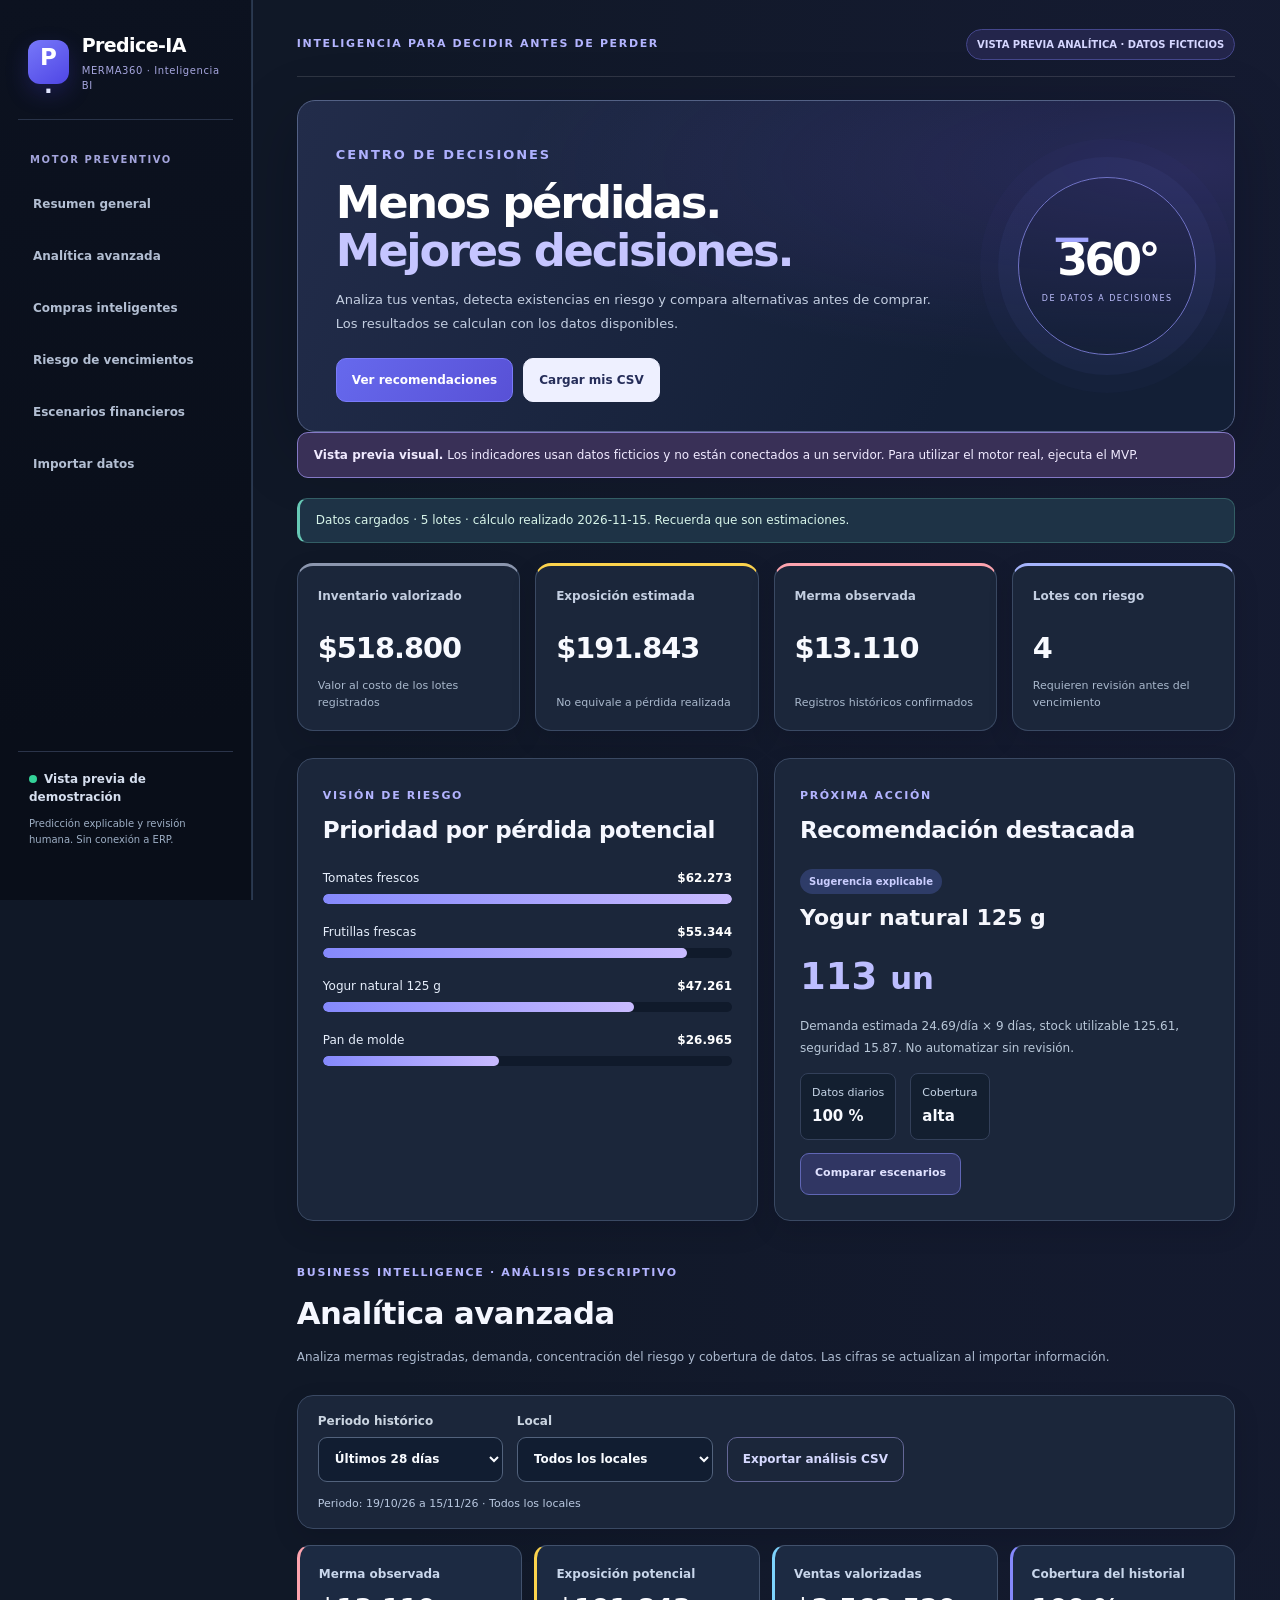
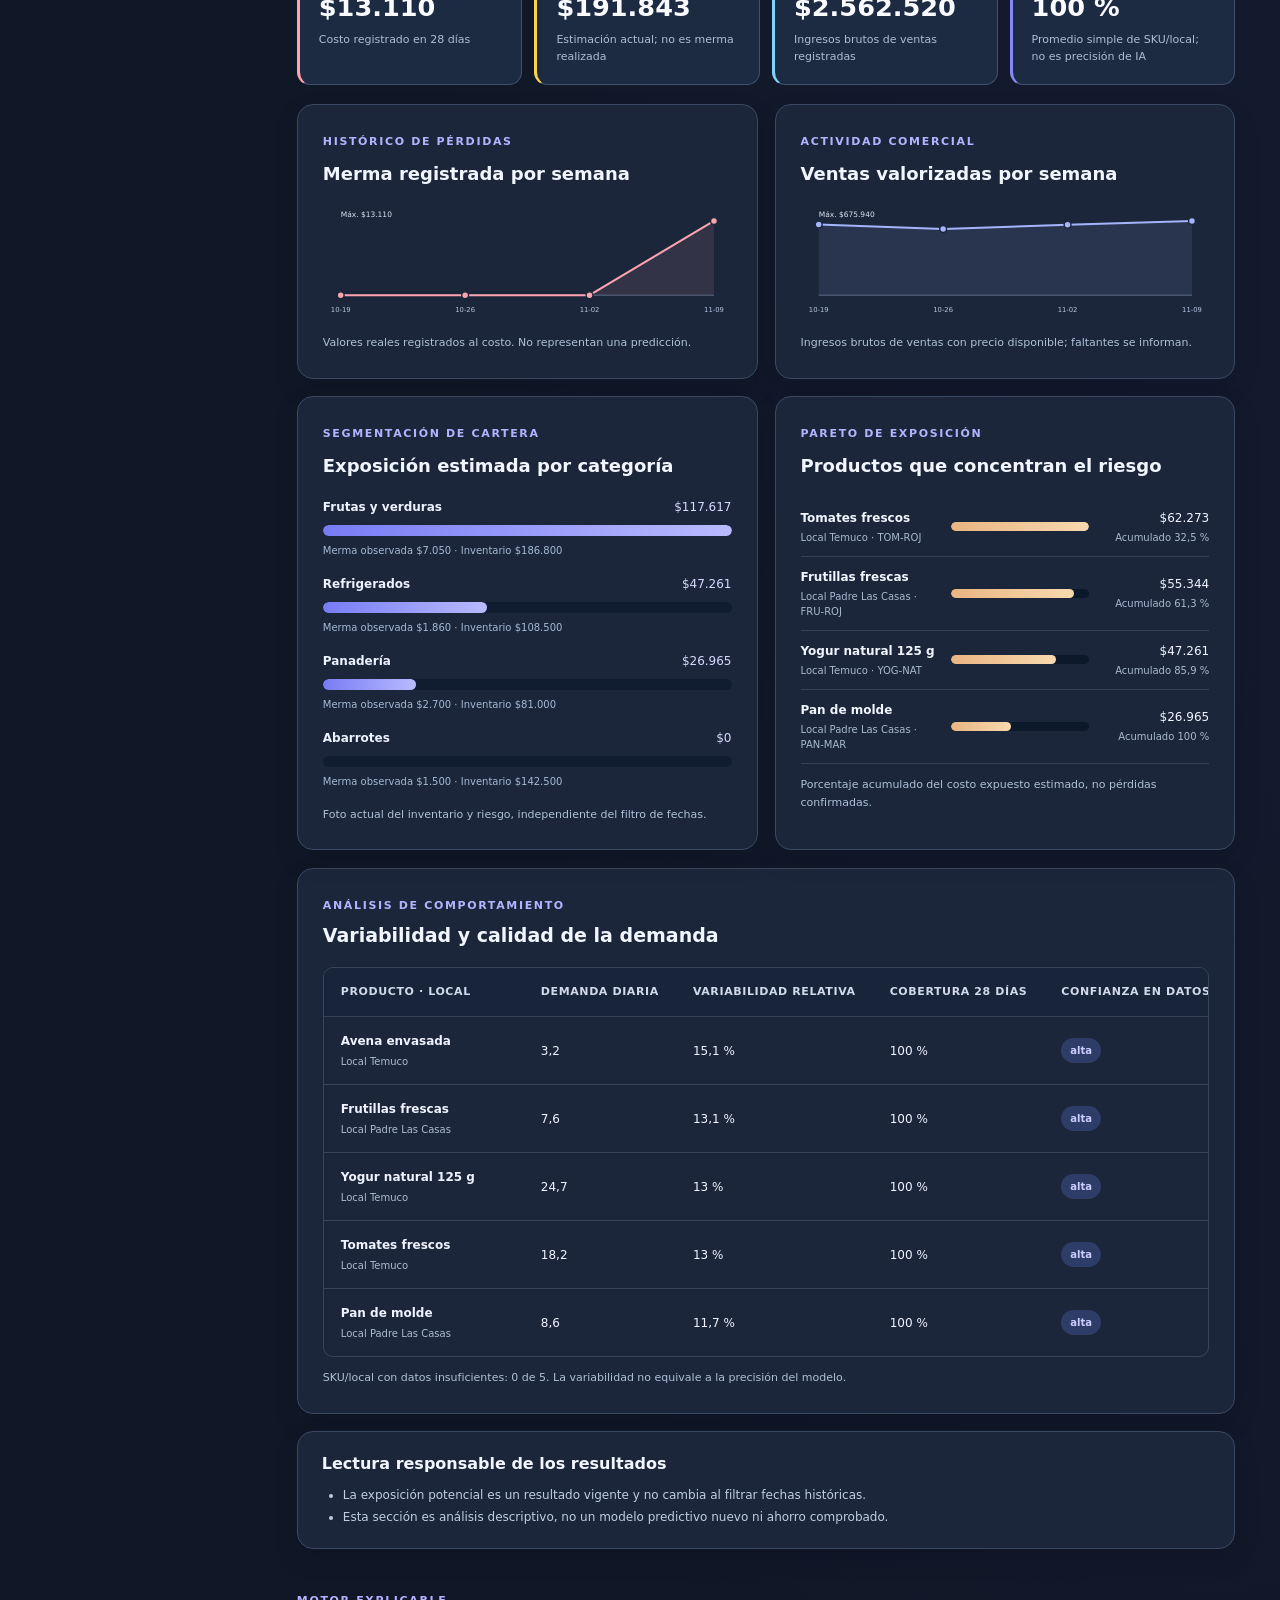
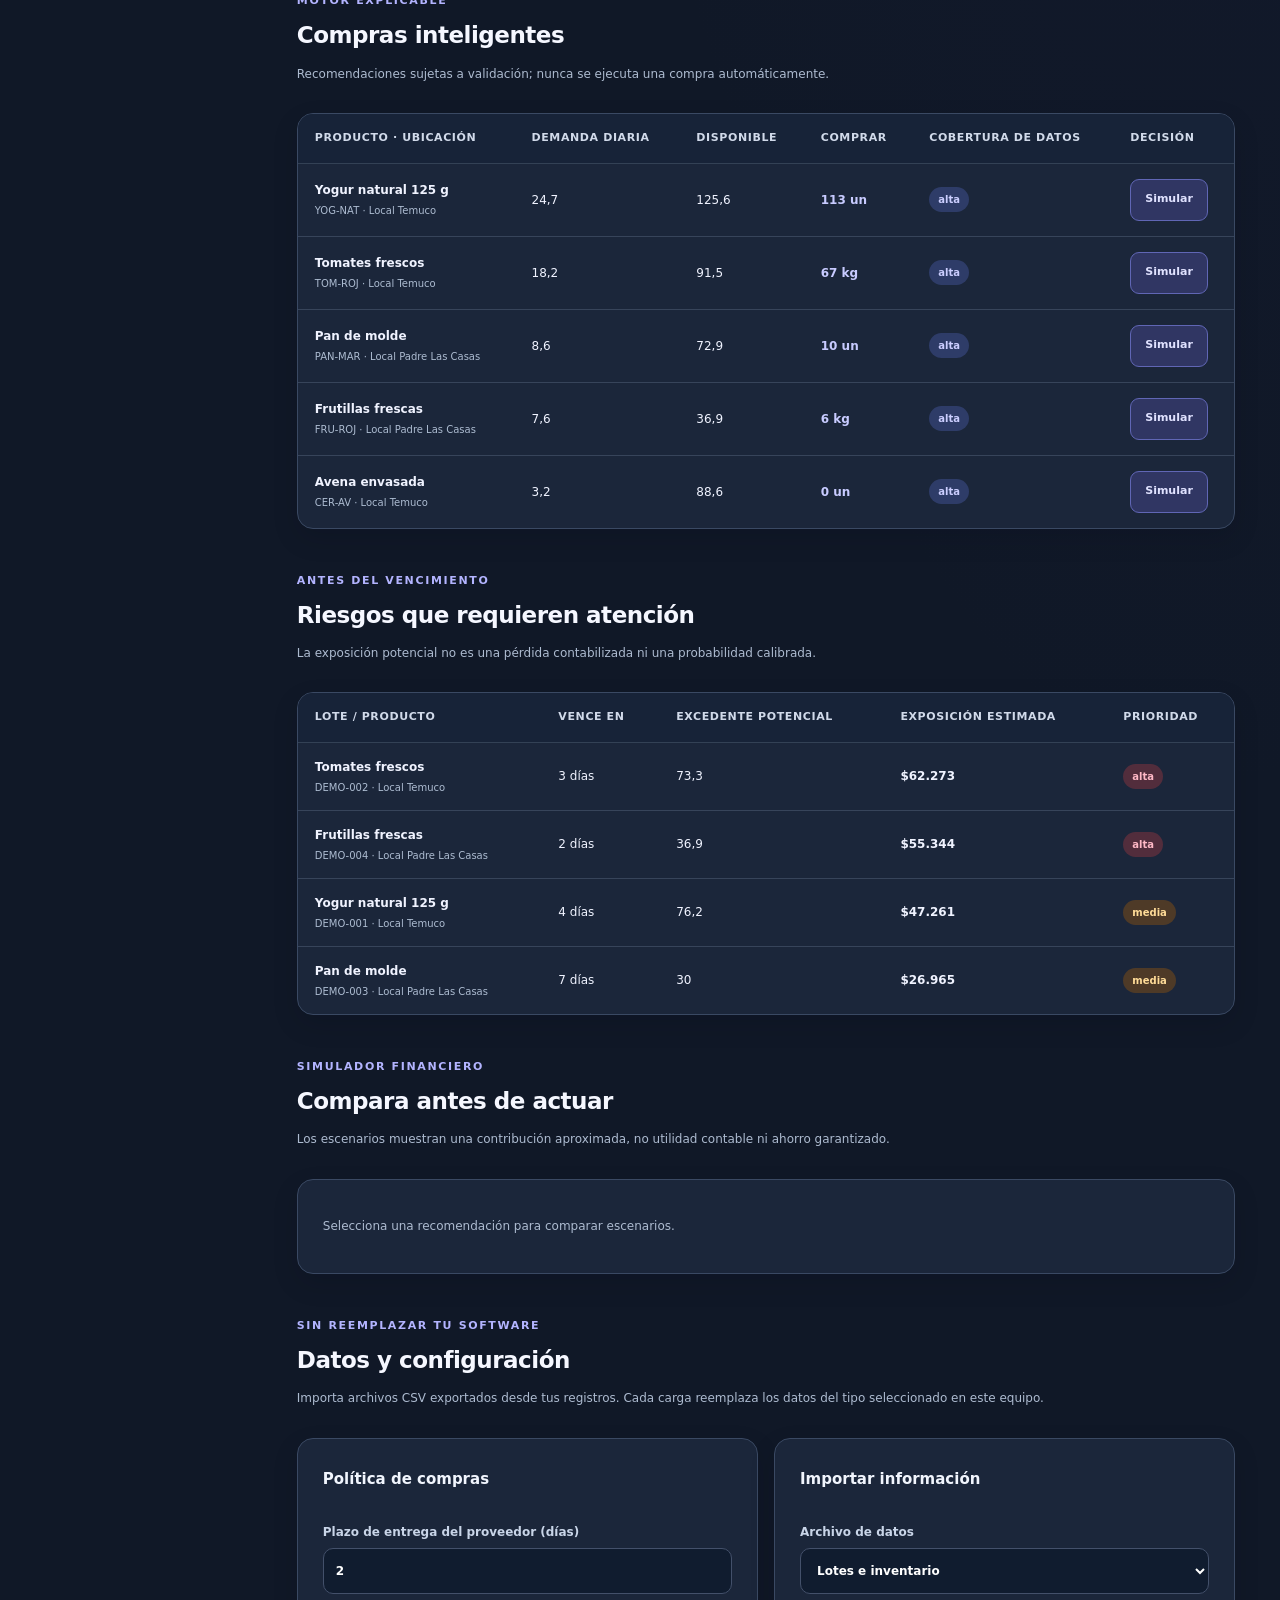
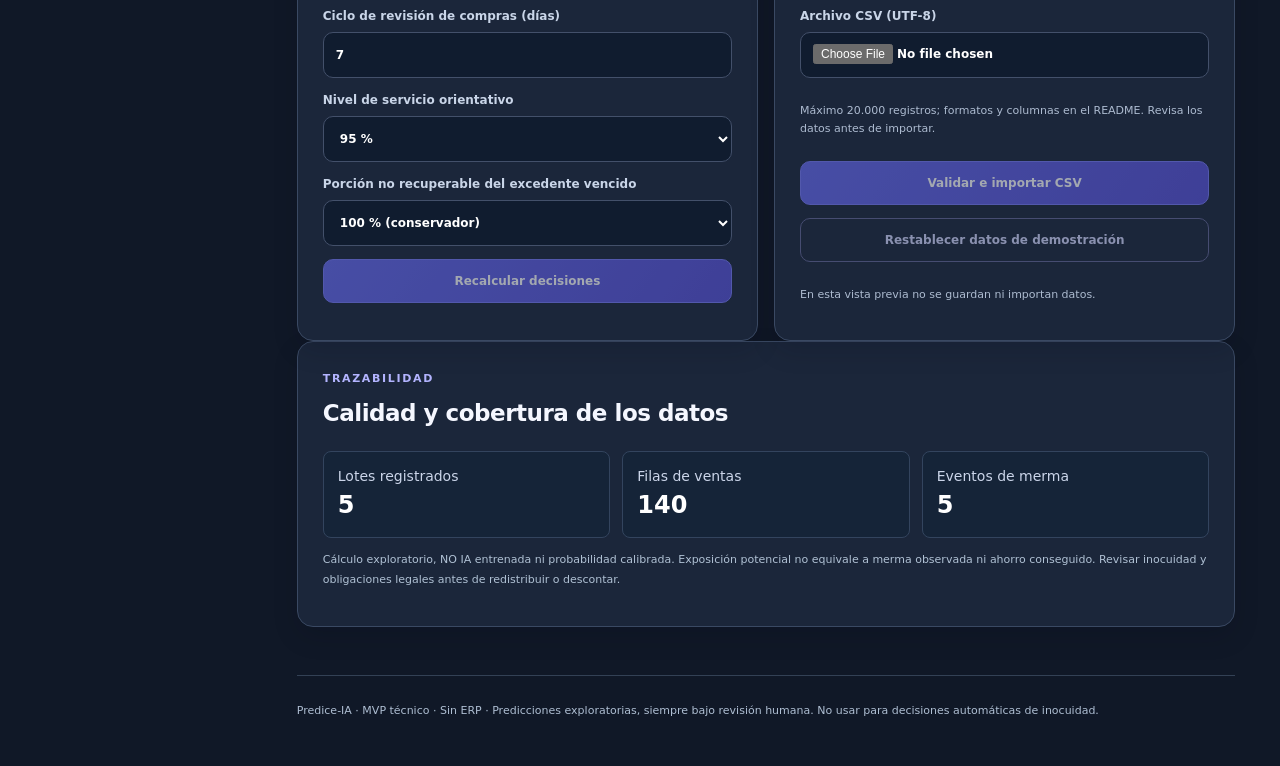
<file: index.html>
<!doctype html>
<html lang="es-CL">
<head>
  <meta charset="utf-8"><meta name="viewport" content="width=device-width,initial-scale=1">
  <meta name="theme-color" content="#101e2b"><meta name="robots" content="noindex,nofollow">
  <title>Predice-IA | Motor de decisiones preventivas</title>
  
<style>:root{--ink:#12283b;--muted:#738392;--navy:#0d1f2f;--teal:#008f82;--light:#f4f7fa;--line:#e1e8ed;--paper:#fff;--shadow:0 10px 40px #1b344010;--amber:#a66c15}*{box-sizing:border-box}html{scroll-behavior:smooth}body{margin:0;color:var(--ink);background:var(--light);font-family:Inter,system-ui,-apple-system,"Segoe UI",sans-serif;font-size:14px}a{color:inherit}button,input,select{font:inherit}button{cursor:pointer}button:disabled{opacity:.6;cursor:wait}.skip{position:absolute;top:-80px;left:20px;background:#fff;padding:12px;z-index:5}.skip:focus{top:20px}.layout{display:flex;min-height:100vh}.sidebar{width:244px;flex-shrink:0;background:var(--navy);color:#d3dfe4;padding:29px 15px 25px;position:sticky;top:0;height:100vh;display:flex;flex-direction:column}.identity{display:flex;gap:11px;align-items:center;padding:0 10px 32px;border-bottom:1px solid #284054}.identity strong{display:block;font-size:18px;letter-spacing:-.6px;color:#fff}.identity small{display:block;font-size:9px;letter-spacing:.1em;color:#8eb4bd;margin-top:3px}.mark{height:41px;width:41px;display:grid;place-items:center;background:#04786f;color:#fff;border-radius:11px;font-weight:800;font-size:23px}.mark span{color:#dcb781}.side-title{font-size:9px;letter-spacing:.16em;color:#6f98ab;font-weight:800;margin:35px 12px 15px}.nav{display:grid;gap:7px}.nav a{text-decoration:none;font-size:12px;border-radius:8px;color:#aec4d1;padding:12px 14px}.nav a:hover,.nav a:focus-visible{background:#254155;color:#fff}.sidebar-bottom{margin-top:auto;padding:18px 11px;border-top:1px solid #284054;font-size:11px;font-weight:700}.sidebar-bottom p{font-weight:400;font-size:10px;line-height:1.6;color:#91aab8}.dot{display:inline-block;width:8px;height:8px;border-radius:50%;background:#30d7ab;margin-right:7px}.main{min-width:0;flex:1;padding:23px clamp(18px,4vw,65px) 35px;max-width:1800px;margin:0 auto}.topbar{display:flex;justify-content:space-between;align-items:center;margin-bottom:22px;gap:10px}.overline,.eyebrow{color:#00897f;font-size:10px;letter-spacing:.15em;font-weight:800}.environment{font-size:10px;background:#eaf5f2;border:1px solid #d2eee7;color:#247b70;border-radius:20px;padding:7px 10px;font-weight:700}.hero{background:linear-gradient(114deg,#142c3e,#0a2733 67%,#074f51);color:#fff;border-radius:17px;min-height:260px;padding:33px 37px;display:flex;align-items:center;justify-content:space-between;gap:30px;overflow:hidden}.hero h1{font-size:clamp(32px,3.9vw,56px);letter-spacing:-.05em;line-height:1.07;margin:10px 0}.hero h1 em{font-style:normal;color:#69e4c8}.hero p{font-size:13px;line-height:1.75;color:#c5d5dc;max-width:620px}.hero .eyebrow{color:#75d9c6}.hero-actions{display:flex;gap:10px;flex-wrap:wrap;margin-top:23px}.btn{border:1px solid #d6e2e7;border-radius:9px;padding:11px 15px;background:#fff;color:#294255;font-weight:700;font-size:12px}.btn.primary{color:white;background:#078f82;border-color:#078f82}.btn.primary:hover{background:#02776d}.btn.outline{background:transparent}.btn.light{background:#f2f7f8;color:#163245;border-color:#f2f7f8;text-decoration:none}.hero-actions a{text-decoration:none}.hero-emblem{width:196px;height:196px;border:1px solid #5d9c9b;border-radius:50%;flex-shrink:0;display:grid;place-content:center;text-align:center;position:relative;box-shadow:0 0 0 20px #ffffff0a,0 0 0 38px #ffffff06}.hero-emblem span{position:absolute;left:31px;top:21px;font-size:52px;color:#65e5c2}.hero-emblem b{font-size:50px;letter-spacing:-.08em}.hero-emblem small{font-size:8px;letter-spacing:.18em;color:#8ed9cb}.alert{background:#eaf7f3;border:1px solid #cceae1;color:#1f6e64;border-radius:10px;padding:12px 16px;margin:20px 0;font-size:12px;line-height:1.6}.alert.error{background:#fff3f0;border-color:#f3d4ce;color:#9b3630}.metrics{display:grid;grid-template-columns:repeat(4,minmax(0,1fr));gap:14px;margin:20px 0 27px}.metric,.panel{background:#fff;border:1px solid var(--line);border-radius:12px;box-shadow:var(--shadow)}.metric{padding:19px 20px}.metric .name{font-size:11px;color:var(--muted);font-weight:700}.metric .value{font-size:clamp(22px,2.5vw,31px);font-weight:800;letter-spacing:-1px;margin:8px 0}.metric .note{color:#8b99a4;font-size:10px;line-height:1.5}.two-panels{display:grid;grid-template-columns:repeat(2,minmax(0,1fr));gap:16px}.panel{min-width:0;padding:22px}.section-header{display:flex;justify-content:space-between;align-items:center;gap:16px;margin-bottom:17px}.section-header h2{font-size:21px;letter-spacing:-.5px;margin:8px 0 4px}.section-header p,.muted{font-size:12px;color:var(--muted);line-height:1.6}.panel h3{font-size:15px;margin:4px 0 20px}.section-space{margin-top:40px;scroll-margin-top:24px}.table-container{overflow-x:auto;padding:0}table{width:100%;border-collapse:collapse;text-align:left;white-space:nowrap}th{padding:17px 19px;background:#f8fafb;color:#82909c;font-size:10px;text-transform:uppercase;letter-spacing:.055em}td{padding:16px 19px;border-top:1px solid var(--line);font-size:12px;vertical-align:middle}td:first-child{white-space:normal;min-width:200px}td strong{display:block;font-size:12px}td small{display:block;color:var(--muted);margin-top:4px}.pill{display:inline-block;font-size:10px;padding:5px 9px;border-radius:20px;background:#e9f5ef;color:#247b62;font-weight:700}.pill.low{background:#fdf3e1;color:#906114}.pill.urgent{background:#fff0ec;color:#a74336}.pill.suggest{background:#e5f6f1;color:#11766b}.pill.pending{background:#fff4dc;color:#895f17}.table-action{border:1px solid #b2d9d3;background:#f0faf7;color:#06796f;border-radius:8px;padding:9px 10px;font-weight:700;font-size:11px}.table-action:hover{background:#d9f3ea}.bars{display:grid;gap:15px}.bar-item{display:grid;gap:7px}.bar-label{display:flex;justify-content:space-between;gap:10px;font-size:11px}.bar-track{height:10px;background:#ebf2f2;border-radius:10px;overflow:hidden}.bar-fill{height:100%;border-radius:10px;background:linear-gradient(90deg,#0b998d,#66d5a8)}.featured h3{font-size:22px;margin:7px 0 15px}.featured .big{font-size:37px;font-weight:800;color:#0b847a}.featured p{font-size:12px;line-height:1.8;color:#60727f}.featured .facts{display:flex;gap:14px;flex-wrap:wrap;margin:13px 0}.featured .facts div{padding:11px;background:#f5f9f8;border-radius:8px;font-size:11px}.featured .facts b{display:block;font-size:15px;margin-top:4px}.scenario-cards{display:grid;grid-template-columns:repeat(3,minmax(0,1fr));gap:12px}.scenario{border:1px solid var(--line);background:#fbfdfd;border-radius:11px;padding:17px}.scenario b{display:block;font-size:24px;margin:8px 0}.scenario p{font-size:11px;line-height:1.7;color:var(--muted)}.scenario small{display:block;margin-top:7px;color:var(--muted)}.scenario.positive{border-color:#a5d9cd;background:#f1faf7}.form{display:flex;flex-direction:column;gap:13px}.form label{display:flex;flex-direction:column;gap:7px;font-size:12px;font-weight:700;color:#536475}.form input,.form select{border:1px solid #dce6ed;border-radius:8px;padding:11px 12px;width:100%;background:white;color:var(--ink)}.form input:focus,.form select:focus,.btn:focus-visible,.nav a:focus-visible{outline:2px solid #087c72;outline-offset:2px}.small{font-size:11px}.quality-grid{display:grid;grid-template-columns:repeat(3,minmax(0,1fr));gap:12px}.quality-grid>div{background:#f5f9fa;padding:14px;border-radius:8px}.quality-grid strong{font-size:24px;display:block}.quality-note{font-size:11px;color:var(--muted);line-height:1.8;margin-top:12px}footer{margin:48px 0 0;padding:25px 0 0;border-top:1px solid var(--line);font-size:11px;color:#8f9eaa;line-height:1.8}code{background:#edf3f6;padding:2px 4px;border-radius:3px} @media(max-width:1150px){.sidebar{width:210px}.metrics{grid-template-columns:repeat(2,minmax(0,1fr))}.hero-emblem{width:155px;height:155px}.scenario-cards{grid-template-columns:1fr}}@media(max-width:800px){.layout{display:block}.sidebar{position:relative;width:100%;height:auto;padding:13px 16px}.identity{border:0;padding:0}.side-title,.sidebar-bottom{display:none}.nav{display:flex;gap:6px;overflow-x:auto;padding-top:13px}.nav a{white-space:nowrap;padding:10px 13px}.main{padding:18px 16px}.two-panels{grid-template-columns:1fr}.hero{padding:25px}.hero-emblem{display:none}.quality-grid{grid-template-columns:1fr 1fr}}@media(max-width:450px){.metrics{grid-template-columns:1fr 1fr;gap:9px}.metric{padding:14px}.metric .value{font-size:21px}.environment{display:none}.hero h1{font-size:35px}.panel{padding:17px}.table-container{padding:0}.quality-grid{grid-template-columns:1fr}}

/* Visual preview of the merged dark UI theme; illustrative copy of the current appearance. */
:root{color-scheme:dark;--ink:#f1f5fd;--muted:#adbbd0;--navy:#090d16;--teal:#a5a7ff;--light:#0f172a;--line:#334155;--paper:#1b263a;--shadow:0 10px 30px rgba(1,7,21,.2);--amber:#f8c36c}
body{background:radial-gradient(ellipse at 95% 5%,#29265b33,transparent 50%),#101827;color:var(--ink);line-height:1.5}
.sidebar{background:linear-gradient(175deg,#0c1220,#090e19 80%);color:#e1e9fb;border-right:1px solid #263449;box-shadow:1px 0 0 #2b3951;width:252px;padding:31px 18px 24px}
.identity{border-bottom:1px solid #293349;padding-bottom:26px;gap:13px}
.identity strong{color:white;font-size:19px}.identity small{color:#a6a6de;font-size:10px;letter-spacing:.06em}
.mark{height:44px;width:44px;border-radius:12px;background:linear-gradient(145deg,#7778f9,#4f46e5);box-shadow:0 9px 22px #4338ca44;color:white}
.mark span{color:#e1e5ff}.side-title{color:#a3a4db;margin-top:32px;font-size:10px}
.nav{gap:6px}.nav a{min-height:46px;display:flex;align-items:center;color:#b2bed2;font-size:12px;font-weight:650;border:1px solid transparent;line-height:1.35}
.nav a:hover,.nav a:focus-visible,.nav a[aria-current="location"]{background:#6366f12a;color:#f3f2ff;border-color:#696ec15c}
.sidebar-bottom{color:#d5deee;border-top-color:#2b344a;font-size:12px}.sidebar-bottom p{color:#9eafc5}
.dot{background:#34d399}.main{max-width:1570px;padding:29px clamp(20px,3.5vw,58px) 45px}
.topbar{padding-bottom:16px;border-bottom:1px solid #ffffff20;margin-bottom:23px}
.overline,.eyebrow{color:#b3b4ff;font-size:11px}.environment{background:#23254b;color:#d5d6ff;border:1px solid #44468b;border-radius:24px;white-space:nowrap}
.hero{min-height:235px;background:radial-gradient(ellipse at 95% 20%,#8b5cf62e,transparent 54%),linear-gradient(115deg,#222c4a,#131f36 72%);border:1px solid #536185;border-radius:18px;padding:29px 38px;box-shadow:0 20px 65px #02061744}
.hero h1{color:#fff;font-size:clamp(34px,3.5vw,52px)}.hero h1 em{color:#c5c5ff}.hero p{color:#c3cee1;font-size:13px;line-height:1.8}.hero .eyebrow{color:#afb1ff}
.hero-emblem{border-color:#7073c6;width:178px;height:178px;box-shadow:0 0 0 20px #7779e70e,0 0 0 38px #7779e707}.hero-emblem b{font-size:44px}.hero-emblem span{color:#a1a5ff}.hero-emblem small{color:#bec0ff}
.btn{background:#303c53;border-color:#525d78;color:#e9eeff;min-height:44px;border-radius:10px;display:inline-flex;align-items:center;justify-content:center}
.btn.primary{background:linear-gradient(125deg,#6669ed,#5851d6);border-color:#797bf9;color:white}.btn.light{color:#252d59;background:#eef0ff;border-color:#eef0ff}.btn.outline{background:transparent;border-color:#646796;color:#d6d9ff}
.alert{background:#1e3346;border:1px solid #335e65;border-left:3px solid #67c9b6;color:#d7f4e9;border-radius:10px;line-height:1.6}.alert.error{background:#442634;border-color:#7c394d;color:#ffd1db}
.metrics{gap:15px}.metric,.panel{background:#1b263a;border:1px solid #3a4963;border-radius:16px;box-shadow:0 10px 26px #01071522}
.metric{padding:21px 20px 19px;min-height:154px;border-top:3px solid #8b96ae;display:flex;flex-direction:column}
.metric:nth-child(2){border-top-color:#fcd34d}.metric:nth-child(3){border-top-color:#fda4af}.metric:nth-child(4){border-top-color:#a5b4fc}
.metric .name{color:#c3cee1;font-size:12px;min-height:32px}.metric .value{color:#f8faff;font-variant-numeric:tabular-nums;font-size:clamp(23px,2.25vw,32px);overflow-wrap:anywhere}.metric .note{color:#a9b8cc;margin-top:auto;font-size:11px}
.panel{padding:25px}.section-header h2{color:#f5f7ff;font-size:clamp(19px,1.8vw,24px)}.section-header p,.muted{color:#adbbd0}
.bars{gap:19px}.bar-label{color:#e6eefb;font-size:12px}.bar-label b{color:white}.bar-track{background:#101a2b}.bar-fill{background:linear-gradient(90deg,#8589fc,#c9bbff)}
.featured h3{color:#f6f7fd}.featured p{color:#b8c7d8}.featured .big{color:#bdbeff}.featured .facts div{background:#131f30;color:#c6d5e7;border:1px solid #33405a}.featured .facts b{color:#f8faff}
.table-container{padding:0;overflow-x:auto;scrollbar-width:thin}.table-container table{min-width:820px}th{background:#172338;color:#d1daea;border-bottom:1px solid #334155;font-size:11px;padding:16px 17px}
td{border-top-color:#37445a;color:#f0f3ff;padding:15px 17px}td small{color:#adbcd1}td:nth-child(4) strong{color:#c8cbff}tbody tr:hover{background:#ffffff07}
.table-action{background:#303663;border:1px solid #6066b5;color:#e0e2ff;min-height:42px;padding:10px 14px;border-radius:9px}
.pill{background:#28443f;color:#b8f5d6}.pill.low{background:#4e3a27;color:#ffdc98}.pill.urgent{background:#522d3c;color:#ffb8c6}.pill.suggest{background:#2e3c68;color:#cbceff}.pill.pending{background:#4d402b;color:#ffe1a1}
.scenario{background:#172236;border-color:#3e4a62;padding:21px}.scenario b{color:#f4f5ff}.scenario p,.scenario small{color:#b5c2d7}.scenario.positive{border:2px solid #8b8eff;background:#272c50}
.form label{color:#c9d5e8}.form input,.form select{background:#101c2f;color:white;border-color:#43506a;min-height:46px;border-radius:10px}
.quality-grid>div{background:#152438;color:#cbd5e9;border:1px solid #33445e}.quality-grid strong{color:white}.quality-note{color:#b0c1d4}footer{border-color:#334155;color:#aebed2}code{background:#142138;color:#cfd4ff}
.preview-notice{background:#393057;border:1px solid #8479c6;border-radius:11px;padding:13px 16px;margin-bottom:12px;color:#f0eaff;font-size:12px}
:where(a,button,input,select):focus-visible{outline:3px solid #c7d2fe;outline-offset:3px}
@media(max-width:1150px){.sidebar{width:224px}.metric{padding:19px}.hero{padding:25px}.hero-emblem{display:none}}
@media(max-width:800px){.sidebar{position:sticky;top:0;z-index:20;width:100%;height:auto;padding:11px 16px 10px;border-right:0;border-bottom:1px solid #3a4564}.identity{padding:0;border:0}.nav{display:flex;overflow-x:auto;gap:5px;padding:9px 0 2px}.nav a{white-space:nowrap;min-height:37px;padding:9px 12px;flex-shrink:0}.main{padding:19px 16px 36px}.two-panels{grid-template-columns:1fr}.hero{padding:24px}.hero-emblem{display:none}.table-container:before{content:"Desliza la tabla horizontalmente para ver todas las columnas →";display:block;padding:10px 14px;border-bottom:1px solid #35455e;font-size:11px;color:#c6d2e7;background:#27344b}.section-space,#panel{scroll-margin-top:115px}}
@media(max-width:520px){.environment{display:inline-flex;font-size:9px;white-space:normal}.hero h1{font-size:34px}.hero-actions{display:grid;grid-template-columns:1fr}.hero-actions .btn{width:100%}.metrics{grid-template-columns:1fr;gap:11px}.metric{min-height:0;padding:16px 18px}.metric .name{min-height:0}.metric .value{font-size:27px}.panel{padding:19px}.table-container{padding:0}.scenario-cards{grid-template-columns:1fr}.quality-grid{grid-template-columns:1fr}}
@media(prefers-reduced-motion:reduce){html{scroll-behavior:auto}}

/* Analítica avanzada: módulo visual con semántica responsive y gráficos accesibles. */
.analytics-section { scroll-margin-top: 24px; }
.analytics-heading { margin-bottom: 16px; }
.analytics-heading h2 { font-size: clamp(24px,2.4vw,31px); }
.analytics-toolbar {
  display: flex; flex-wrap: wrap; align-items: end;
  gap: 14px; padding: 16px 20px; margin-bottom: 16px;
}
.analytics-toolbar label { display: grid; gap: 7px; font-size: 12px; color: #cbd5e1; font-weight: 700; min-width: 185px; }
.analytics-toolbar select { width: 100%; background: #111d31; color: #f8fbff; border: 1px solid #52627c; border-radius: 9px; height: 45px; padding: 9px 12px; }
.analytics-toolbar .btn { min-height: 45px; }
.analytics-scope { color: #b9c8e0; font-size: 11px; flex: 1 1 100%; }
.analytics-error { color: #fda4af; font-size: 12px; margin: 4px 0; }
.analytics-error:empty { display: none; }
.analytics-kpis { display: grid; grid-template-columns: repeat(4,minmax(0,1fr)); gap: 12px; margin: 16px 0 19px; }
.analytics-kpi { background: #1c2a42; border: 1px solid #41516c; border-radius: 13px; padding: 19px; display: flex; flex-direction: column; gap: 9px; min-width: 0; border-left: 3px solid #8589fc; }
.analytics-kpi:nth-child(1) { border-left-color: #fda4af; }
.analytics-kpi:nth-child(2) { border-left-color: #fcd34d; }
.analytics-kpi:nth-child(3) { border-left-color: #7dd3fc; }
.analytics-kpi>span { color: #c8d6eb; font-size: 12px; font-weight: 700; }
.analytics-kpi strong { color: #fafbff; font-size: clamp(21px,2vw,27px); line-height: 1.2; font-variant-numeric: tabular-nums; overflow-wrap: anywhere; }
.analytics-kpi small { color: #aebed5; font-size: 11px; line-height: 1.5; }
.analytics-grid { display: grid; grid-template-columns: repeat(2,minmax(0,1fr)); gap: 17px; }
.analytics-panel { min-width: 0; }
.analytics-panel h3 { font-size: 18px; margin: 9px 0 19px; }
.analytics-chart { width: 100%; height: auto; max-height: 195px; display: block; }
.analytics-footnote { color: #afc1d8; font-size: 11px; line-height: 1.7; margin: 12px 0 0; }
.analytics-category { margin: 0 0 17px; }
.analytics-category-header { display: flex; gap: 12px; align-items: start; justify-content: space-between; font-size: 12px; margin-bottom: 9px; }
.analytics-category-header strong { color: #edf2ff; font-size: 12px; }
.analytics-category-header span { color: #d7d9ff; font-variant-numeric: tabular-nums; white-space: nowrap; }
.analytics-track { background: #101d31; height: 11px; border-radius: 8px; overflow: hidden; }
.analytics-track>div { height: 100%; border-radius: 8px; background: linear-gradient(90deg,#787cf4,#b9bafe); }
.analytics-category small { display: block; margin-top: 7px; font-size: 10px; color: #a5bad4; line-height: 1.5; }
.analytics-pareto-row { display: grid; grid-template-columns: minmax(100px,1fr) minmax(80px,1fr) minmax(108px,auto); gap: 12px; padding: 11px 0; border-bottom: 1px solid #33425b; align-items: center; }
.analytics-pareto-row>div:first-child { min-width: 0; }
.analytics-pareto-row strong { font-size: 12px; display: block; overflow-wrap: anywhere; }
.analytics-pareto-row small { display: block; color: #a9bad0; font-size: 10px; margin-top: 3px; }
.analytics-pareto-bar { height: 9px; border-radius: 6px; background: #0b192b; overflow: hidden; }
.analytics-pareto-bar i { display: block; background: linear-gradient(90deg,#eab581,#f7d9af); height: 100%; border-radius: 6px; }
.analytics-pareto-values { font-size: 12px; text-align: right; color: #f1f4ff; font-variant-numeric: tabular-nums; white-space: nowrap; }
.analytics-table-panel { margin-top: 18px; }
.analytics-table-panel .section-header { margin-bottom: 14px; }
.analytics-table-panel h3 { font-size: 19px; margin: 6px 0 3px; }
.analytics-table-panel .table-container { border: 1px solid #37445a; border-radius: 10px; }
.analytics-table-panel .table-container table { min-width: 740px; }
.analytics-table-panel th { background: #18243a; }
.analytics-notes { margin-top: 17px; padding: 20px 24px; }
.analytics-notes h3 { margin: 0 0 8px; font-size: 16px; }
.analytics-notes ul { padding-left: 21px; margin: 0; color: #bfcee1; font-size: 12px; line-height: 1.85; }
.analytics-empty { font-size: 12px; color: #b9c7d9; padding: 18px 0; }
@media(max-width:1220px){ .analytics-kpis { grid-template-columns:repeat(2,minmax(0,1fr)); } }
@media(max-width:900px){ .analytics-grid { grid-template-columns:1fr; } .analytics-toolbar label { flex:1 1 180px; } }
@media(max-width:800px){ .analytics-section { scroll-margin-top: 120px; } .analytics-table-panel .table-container:before { content: "Desliza para consultar todas las columnas →"; display:block; padding:9px 14px; font-size:11px; color:#bacbe2; border-bottom:1px solid #334155; } }
@media(max-width:530px){ .analytics-kpis { grid-template-columns:1fr; gap:10px; } .analytics-kpi { padding:14px 17px; } .analytics-kpi strong { font-size:25px; } .analytics-toolbar { flex-direction:column; align-items:stretch; } .analytics-toolbar label { width:100%; min-width:0; } .analytics-toolbar .btn { width:100%; } .analytics-pareto-row { grid-template-columns: 1fr minmax(100px,auto); gap:8px; } .analytics-pareto-bar { grid-row:2; grid-column:1/-1; } .analytics-pareto-values { grid-column:2; grid-row:1; } .analytics-category-header { flex-wrap:wrap; } }

</style></head>
<body>
<a class="skip" href="#main">Saltar al contenido</a>
<div class="layout">
  <aside class="sidebar" aria-label="Menú de Predice-IA">
    <div class="identity"><div class="mark">P<span>·</span></div><div><strong>Predice-IA</strong><small>MERMA360 · Inteligencia BI</small></div></div>
    <div class="side-title">MOTOR PREVENTIVO</div>
    <nav class="nav">
      <a href="#panel">Resumen general</a><a href="#advanced">Analítica avanzada</a><a href="#recomendaciones">Compras inteligentes</a><a href="#riesgos">Riesgo de vencimientos</a><a href="#escenarios">Escenarios financieros</a><a href="#datos">Importar datos</a>
    </nav>
    <div class="sidebar-bottom"><span class="dot" id="motor-status-dot"></span><span id="motor-status">Vista previa de demostración</span> <p>Predicción explicable y revisión humana. Sin conexión a ERP.</p></div>
  </aside>
  <main id="main" class="main">
    <div class="topbar"><span class="overline">INTELIGENCIA PARA DECIDIR ANTES DE PERDER</span><span class="environment">VISTA PREVIA ANALÍTICA · DATOS FICTICIOS</span></div>
    <section class="hero" id="panel"><div><p class="eyebrow">CENTRO DE DECISIONES</p><h1>Menos pérdidas.<br><em>Mejores decisiones.</em></h1><p>Analiza tus ventas, detecta existencias en riesgo y compara alternativas antes de comprar. Los resultados se calculan con los datos disponibles.</p><div class="hero-actions"><a class="btn primary" href="#recomendaciones">Ver recomendaciones</a><a class="btn light" href="#datos">Cargar mis CSV</a></div></div><div class="hero-emblem" aria-hidden="true"><span>−</span><b>360°</b><small>DE DATOS A DECISIONES</small></div></section>
    <div class="preview-notice"><strong>Vista previa visual.</strong> Los indicadores usan datos ficticios y no están conectados a un servidor. Para utilizar el motor real, ejecuta el MVP.</div><div id="alert" class="alert" role="status" aria-live="polite">Conectando con el motor local…</div>
    <section class="metrics" aria-label="Resumen de indicadores" id="kpis"></section>
    <div class="two-panels">
      <section class="panel"><div class="section-header"><div><span class="eyebrow">VISIÓN DE RIESGO</span><h2>Prioridad por pérdida potencial</h2></div></div><div id="risk-bars" class="bars"></div></section>
      <section class="panel"><div class="section-header"><div><span class="eyebrow">PRÓXIMA ACCIÓN</span><h2>Recomendación destacada</h2></div></div><div id="featured"></div></section>
    </div>
        <section id="advanced" class="section-space analytics-section" aria-labelledby="advanced-heading">
      <div class="section-header analytics-heading">
        <div><span class="eyebrow">BUSINESS INTELLIGENCE · ANÁLISIS DESCRIPTIVO</span>
          <h2 id="advanced-heading">Analítica avanzada</h2>
          <p>Analiza mermas registradas, demanda, concentración del riesgo y cobertura de datos. Las cifras se actualizan al importar información.</p>
        </div>
      </div>
      <div class="analytics-toolbar panel">
        <label>Periodo histórico
          <select id="advanced-period" aria-label="Periodo histórico de analítica avanzada">
            <option value="7">Últimos 7 días</option><option value="28" selected>Últimos 28 días</option><option value="56">Últimos 56 días</option>
          </select>
        </label>
        <label>Local
          <select id="advanced-location" aria-label="Filtrar analítica por local"><option value="all">Todos los locales</option></select>
        </label>
        <button id="advanced-export" class="btn outline" type="button">Exportar análisis CSV</button>
        <span id="advanced-scope" class="analytics-scope" aria-live="polite">Preparando datos…</span>
      </div>
      <p id="advanced-error" class="analytics-error" role="status"></p>
      <div class="analytics-kpis" id="advanced-kpis" aria-label="Indicadores de analítica avanzada"></div>
      <div class="analytics-grid">
        <div class="panel analytics-panel"><span class="eyebrow">HISTÓRICO DE PÉRDIDAS</span><h3>Merma registrada por semana</h3>
          <div id="advanced-waste-trend"></div><p class="analytics-footnote">Valores reales registrados al costo. No representan una predicción.</p>
        </div>
        <div class="panel analytics-panel"><span class="eyebrow">ACTIVIDAD COMERCIAL</span><h3>Ventas valorizadas por semana</h3>
          <div id="advanced-sales-trend"></div><p class="analytics-footnote">Ingresos brutos de ventas con precio disponible; faltantes se informan.</p>
        </div>
        <div class="panel analytics-panel"><span class="eyebrow">SEGMENTACIÓN DE CARTERA</span><h3>Exposición estimada por categoría</h3>
          <div id="advanced-categories"></div><p class="analytics-footnote">Foto actual del inventario y riesgo, independiente del filtro de fechas.</p>
        </div>
        <div class="panel analytics-panel"><span class="eyebrow">PARETO DE EXPOSICIÓN</span><h3>Productos que concentran el riesgo</h3>
          <div id="advanced-pareto"></div><p class="analytics-footnote">Porcentaje acumulado del costo expuesto estimado, no pérdidas confirmadas.</p>
        </div>
      </div>
      <div class="panel analytics-table-panel"><div class="section-header"><div><span class="eyebrow">ANÁLISIS DE COMPORTAMIENTO</span><h3>Variabilidad y calidad de la demanda</h3></div></div>
        <div class="table-container"><table><thead><tr><th>Producto · local</th><th>Demanda diaria</th><th>Variabilidad relativa</th><th>Cobertura 28 días</th><th>Confianza en datos</th></tr></thead><tbody id="advanced-demand"></tbody></table></div>
        <p id="advanced-quality-note" class="analytics-footnote"></p>
      </div>
      <div class="analytics-notes panel"><h3>Lectura responsable de los resultados</h3><ul id="advanced-insights"></ul></div>
    </section>

    <section id="recomendaciones" class="section-space"><div class="section-header"><div><span class="eyebrow">MOTOR EXPLICABLE</span><h2>Compras inteligentes</h2><p>Recomendaciones sujetas a validación; nunca se ejecuta una compra automáticamente.</p></div></div><div class="panel table-container"><table><thead><tr><th>Producto · ubicación</th><th>Demanda diaria</th><th>Disponible</th><th>Comprar</th><th>Cobertura de datos</th><th>Decisión</th></tr></thead><tbody id="recommendations-body"></tbody></table></div></section>
    <section id="riesgos" class="section-space"><div class="section-header"><div><span class="eyebrow">ANTES DEL VENCIMIENTO</span><h2>Riesgos que requieren atención</h2><p>La exposición potencial no es una pérdida contabilizada ni una probabilidad calibrada.</p></div></div><div class="panel table-container"><table><thead><tr><th>Lote / producto</th><th>Vence en</th><th>Excedente potencial</th><th>Exposición estimada</th><th>Prioridad</th></tr></thead><tbody id="risks-body"></tbody></table></div></section>
    <section id="escenarios" class="section-space"><div class="section-header"><div><span class="eyebrow">SIMULADOR FINANCIERO</span><h2>Compara antes de actuar</h2><p>Los escenarios muestran una contribución aproximada, no utilidad contable ni ahorro garantizado.</p></div></div><div class="panel" id="scenario-panel"><p class="muted">Selecciona una recomendación para comparar escenarios.</p></div></section>
    <section id="datos" class="section-space"><div class="section-header"><div><span class="eyebrow">SIN REEMPLAZAR TU SOFTWARE</span><h2>Datos y configuración</h2><p>Importa archivos CSV exportados desde tus registros. Cada carga reemplaza los datos del tipo seleccionado en este equipo.</p></div></div>
      <div class="two-panels">
        <form id="settings-form" class="panel form" autocomplete="off"><h3>Política de compras</h3>
          <label>Plazo de entrega del proveedor (días)<input name="lead_days" type="number" min="0" max="90" step="1" value="2" required></label>
          <label>Ciclo de revisión de compras (días)<input name="review_days" type="number" min="1" max="90" step="1" value="7" required></label>
          <label>Nivel de servicio orientativo<select name="service"><option value="90">90 %</option><option value="95" selected>95 %</option><option value="98">98 %</option></select></label>
          <label>Porción no recuperable del excedente vencido<select name="spoilage_factor"><option value="1">100 % (conservador)</option><option value="0.5">50 %</option><option value="0.25">25 %</option></select></label>
          <button class="btn primary" type="submit" disabled title="El recálculo requiere el motor local">Recalcular decisiones</button>
        </form>
        <div class="panel form"><h3>Importar información</h3>
          <label>Archivo de datos<select id="kind"><option value="lots">Lotes e inventario</option><option value="sales">Ventas diarias</option><option value="waste">Mermas observadas</option></select></label>
          <label>Archivo CSV (UTF-8)<input id="csv-file" type="file" accept=".csv,text/csv" aria-describedby="import-help"></label>
          <p class="small muted" id="import-help">Máximo 20.000 registros; formatos y columnas en el README. Revisa los datos antes de importar.</p>
          <button class="btn primary" id="import-button" type="button" disabled title="La importación requiere el motor local">Validar e importar CSV</button>
          <button class="btn outline" id="reset-button" type="button" disabled title="La restauración requiere el motor local">Restablecer datos de demostración</button>
          <p class="small muted">En esta vista previa no se guardan ni importan datos.</p>
        </div>
      </div>
      <div class="panel" id="quality"></div>
    </section>
    <footer>Predice-IA · MVP técnico · Sin ERP · Predicciones exploratorias, siempre bajo revisión humana. No usar para decisiones automáticas de inocuidad.</footer>
  </main>
</div>
<script>window.__PREDICE_SNAPSHOT={"datasets":{"lots":[{"code":"DEMO-001","sku":"YOG-NAT","name":"Yogur natural 125 g","category":"Refrigerados","location":"Local Temuco","unit":"un","quantity":175,"unit_cost":620,"unit_price":990,"expires_on":"2026-11-19","manual_daily_sales":23,"shelf_life_days":10},{"code":"DEMO-002","sku":"TOM-ROJ","name":"Tomates frescos","category":"Frutas y verduras","location":"Local Temuco","unit":"kg","quantity":128,"unit_cost":850,"unit_price":1450,"expires_on":"2026-11-18","manual_daily_sales":17,"shelf_life_days":8},{"code":"DEMO-003","sku":"PAN-MAR","name":"Pan de molde","category":"Panadería","location":"Local Padre Las Casas","unit":"un","quantity":90,"unit_cost":900,"unit_price":1700,"expires_on":"2026-11-22","manual_daily_sales":8,"shelf_life_days":10},{"code":"DEMO-004","sku":"FRU-ROJ","name":"Frutillas frescas","category":"Frutas y verduras","location":"Local Padre Las Casas","unit":"kg","quantity":52,"unit_cost":1500,"unit_price":2900,"expires_on":"2026-11-17","manual_daily_sales":7,"shelf_life_days":5},{"code":"DEMO-005","sku":"CER-AV","name":"Avena envasada","category":"Abarrotes","location":"Local Temuco","unit":"un","quantity":95,"unit_cost":1500,"unit_price":2300,"expires_on":"2027-02-18","manual_daily_sales":3,"shelf_life_days":180}],"sales":[{"sku":"YOG-NAT","location":"Local Temuco","sold_on":"2026-10-19","quantity":19,"unit_price":990},{"sku":"YOG-NAT","location":"Local Temuco","sold_on":"2026-10-20","quantity":19,"unit_price":990},{"sku":"YOG-NAT","location":"Local Temuco","sold_on":"2026-10-21","quantity":21,"unit_price":990},{"sku":"YOG-NAT","location":"Local Temuco","sold_on":"2026-10-22","quantity":23,"unit_price":990},{"sku":"YOG-NAT","location":"Local Temuco","sold_on":"2026-10-23","quantity":28,"unit_price":990},{"sku":"YOG-NAT","location":"Local Temuco","sold_on":"2026-10-24","quantity":30,"unit_price":990},{"sku":"YOG-NAT","location":"Local Temuco","sold_on":"2026-10-25","quantity":26,"unit_price":990},{"sku":"YOG-NAT","location":"Local Temuco","sold_on":"2026-10-26","quantity":25,"unit_price":990},{"sku":"YOG-NAT","location":"Local Temuco","sold_on":"2026-10-27","quantity":22,"unit_price":990},{"sku":"YOG-NAT","location":"Local Temuco","sold_on":"2026-10-28","quantity":20,"unit_price":990},{"sku":"YOG-NAT","location":"Local Temuco","sold_on":"2026-10-29","quantity":19,"unit_price":990},{"sku":"YOG-NAT","location":"Local Temuco","sold_on":"2026-10-30","quantity":23,"unit_price":990},{"sku":"YOG-NAT","location":"Local Temuco","sold_on":"2026-10-31","quantity":25,"unit_price":990},{"sku":"YOG-NAT","location":"Local Temuco","sold_on":"2026-11-01","quantity":24,"unit_price":990},{"sku":"YOG-NAT","location":"Local Temuco","sold_on":"2026-11-02","quantity":26,"unit_price":990},{"sku":"YOG-NAT","location":"Local Temuco","sold_on":"2026-11-03","quantity":27,"unit_price":990},{"sku":"YOG-NAT","location":"Local Temuco","sold_on":"2026-11-04","quantity":26,"unit_price":990},{"sku":"YOG-NAT","location":"Local Temuco","sold_on":"2026-11-05","quantity":24,"unit_price":990},{"sku":"YOG-NAT","location":"Local Temuco","sold_on":"2026-11-06","quantity":24,"unit_price":990},{"sku":"YOG-NAT","location":"Local Temuco","sold_on":"2026-11-07","quantity":22,"unit_price":990},{"sku":"YOG-NAT","location":"Local Temuco","sold_on":"2026-11-08","quantity":19,"unit_price":990},{"sku":"YOG-NAT","location":"Local Temuco","sold_on":"2026-11-09","quantity":20,"unit_price":990},{"sku":"YOG-NAT","location":"Local Temuco","sold_on":"2026-11-10","quantity":23,"unit_price":990},{"sku":"YOG-NAT","location":"Local Temuco","sold_on":"2026-11-11","quantity":25,"unit_price":990},{"sku":"YOG-NAT","location":"Local Temuco","sold_on":"2026-11-12","quantity":27,"unit_price":990},{"sku":"YOG-NAT","location":"Local Temuco","sold_on":"2026-11-13","quantity":30,"unit_price":990},{"sku":"YOG-NAT","location":"Local Temuco","sold_on":"2026-11-14","quantity":28,"unit_price":990},{"sku":"YOG-NAT","location":"Local Temuco","sold_on":"2026-11-15","quantity":23,"unit_price":990},{"sku":"TOM-ROJ","location":"Local Temuco","sold_on":"2026-10-19","quantity":14,"unit_price":1450},{"sku":"TOM-ROJ","location":"Local Temuco","sold_on":"2026-10-20","quantity":14,"unit_price":1450},{"sku":"TOM-ROJ","location":"Local Temuco","sold_on":"2026-10-21","quantity":16,"unit_price":1450},{"sku":"TOM-ROJ","location":"Local Temuco","sold_on":"2026-10-22","quantity":17,"unit_price":1450},{"sku":"TOM-ROJ","location":"Local Temuco","sold_on":"2026-10-23","quantity":21,"unit_price":1450},{"sku":"TOM-ROJ","location":"Local Temuco","sold_on":"2026-10-24","quantity":22,"unit_price":1450},{"sku":"TOM-ROJ","location":"Local Temuco","sold_on":"2026-10-25","quantity":20,"unit_price":1450},{"sku":"TOM-ROJ","location":"Local Temuco","sold_on":"2026-10-26","quantity":18,"unit_price":1450},{"sku":"TOM-ROJ","location":"Local Temuco","sold_on":"2026-10-27","quantity":16,"unit_price":1450},{"sku":"TOM-ROJ","location":"Local Temuco","sold_on":"2026-10-28","quantity":15,"unit_price":1450},{"sku":"TOM-ROJ","location":"Local Temuco","sold_on":"2026-10-29","quantity":14,"unit_price":1450},{"sku":"TOM-ROJ","location":"Local Temuco","sold_on":"2026-10-30","quantity":17,"unit_price":1450},{"sku":"TOM-ROJ","location":"Local Temuco","sold_on":"2026-10-31","quantity":18,"unit_price":1450},{"sku":"TOM-ROJ","location":"Local Temuco","sold_on":"2026-11-01","quantity":18,"unit_price":1450},{"sku":"TOM-ROJ","location":"Local Temuco","sold_on":"2026-11-02","quantity":19,"unit_price":1450},{"sku":"TOM-ROJ","location":"Local Temuco","sold_on":"2026-11-03","quantity":20,"unit_price":1450},{"sku":"TOM-ROJ","location":"Local Temuco","sold_on":"2026-11-04","quantity":19,"unit_price":1450},{"sku":"TOM-ROJ","location":"Local Temuco","sold_on":"2026-11-05","quantity":18,"unit_price":1450},{"sku":"TOM-ROJ","location":"Local Temuco","sold_on":"2026-11-06","quantity":18,"unit_price":1450},{"sku":"TOM-ROJ","location":"Local Temuco","sold_on":"2026-11-07","quantity":16,"unit_price":1450},{"sku":"TOM-ROJ","location":"Local Temuco","sold_on":"2026-11-08","quantity":14,"unit_price":1450},{"sku":"TOM-ROJ","location":"Local Temuco","sold_on":"2026-11-09","quantity":15,"unit_price":1450},{"sku":"TOM-ROJ","location":"Local Temuco","sold_on":"2026-11-10","quantity":17,"unit_price":1450},{"sku":"TOM-ROJ","location":"Local Temuco","sold_on":"2026-11-11","quantity":18,"unit_price":1450},{"sku":"TOM-ROJ","location":"Local Temuco","sold_on":"2026-11-12","quantity":20,"unit_price":1450},{"sku":"TOM-ROJ","location":"Local Temuco","sold_on":"2026-11-13","quantity":22,"unit_price":1450},{"sku":"TOM-ROJ","location":"Local Temuco","sold_on":"2026-11-14","quantity":21,"unit_price":1450},{"sku":"TOM-ROJ","location":"Local Temuco","sold_on":"2026-11-15","quantity":17,"unit_price":1450},{"sku":"PAN-MAR","location":"Local Padre Las Casas","sold_on":"2026-10-19","quantity":7,"unit_price":1700},{"sku":"PAN-MAR","location":"Local Padre Las Casas","sold_on":"2026-10-20","quantity":7,"unit_price":1700},{"sku":"PAN-MAR","location":"Local Padre Las Casas","sold_on":"2026-10-21","quantity":7,"unit_price":1700},{"sku":"PAN-MAR","location":"Local Padre Las Casas","sold_on":"2026-10-22","quantity":8,"unit_price":1700},{"sku":"PAN-MAR","location":"Local Padre Las Casas","sold_on":"2026-10-23","quantity":10,"unit_price":1700},{"sku":"PAN-MAR","location":"Local Padre Las Casas","sold_on":"2026-10-24","quantity":10,"unit_price":1700},{"sku":"PAN-MAR","location":"Local Padre Las Casas","sold_on":"2026-10-25","quantity":9,"unit_price":1700},{"sku":"PAN-MAR","location":"Local Padre Las Casas","sold_on":"2026-10-26","quantity":9,"unit_price":1700},{"sku":"PAN-MAR","location":"Local Padre Las Casas","sold_on":"2026-10-27","quantity":8,"unit_price":1700},{"sku":"PAN-MAR","location":"Local Padre Las Casas","sold_on":"2026-10-28","quantity":7,"unit_price":1700},{"sku":"PAN-MAR","location":"Local Padre Las Casas","sold_on":"2026-10-29","quantity":7,"unit_price":1700},{"sku":"PAN-MAR","location":"Local Padre Las Casas","sold_on":"2026-10-30","quantity":8,"unit_price":1700},{"sku":"PAN-MAR","location":"Local Padre Las Casas","sold_on":"2026-10-31","quantity":9,"unit_price":1700},{"sku":"PAN-MAR","location":"Local Padre Las Casas","sold_on":"2026-11-01","quantity":8,"unit_price":1700},{"sku":"PAN-MAR","location":"Local Padre Las Casas","sold_on":"2026-11-02","quantity":9,"unit_price":1700},{"sku":"PAN-MAR","location":"Local Padre Las Casas","sold_on":"2026-11-03","quantity":9,"unit_price":1700},{"sku":"PAN-MAR","location":"Local Padre Las Casas","sold_on":"2026-11-04","quantity":9,"unit_price":1700},{"sku":"PAN-MAR","location":"Local Padre Las Casas","sold_on":"2026-11-05","quantity":8,"unit_price":1700},{"sku":"PAN-MAR","location":"Local Padre Las Casas","sold_on":"2026-11-06","quantity":8,"unit_price":1700},{"sku":"PAN-MAR","location":"Local Padre Las Casas","sold_on":"2026-11-07","quantity":8,"unit_price":1700},{"sku":"PAN-MAR","location":"Local Padre Las Casas","sold_on":"2026-11-08","quantity":7,"unit_price":1700},{"sku":"PAN-MAR","location":"Local Padre Las Casas","sold_on":"2026-11-09","quantity":7,"unit_price":1700},{"sku":"PAN-MAR","location":"Local Padre Las Casas","sold_on":"2026-11-10","quantity":8,"unit_price":1700},{"sku":"PAN-MAR","location":"Local Padre Las Casas","sold_on":"2026-11-11","quantity":9,"unit_price":1700},{"sku":"PAN-MAR","location":"Local Padre Las Casas","sold_on":"2026-11-12","quantity":9,"unit_price":1700},{"sku":"PAN-MAR","location":"Local Padre Las Casas","sold_on":"2026-11-13","quantity":10,"unit_price":1700},{"sku":"PAN-MAR","location":"Local Padre Las Casas","sold_on":"2026-11-14","quantity":10,"unit_price":1700},{"sku":"PAN-MAR","location":"Local Padre Las Casas","sold_on":"2026-11-15","quantity":8,"unit_price":1700},{"sku":"FRU-ROJ","location":"Local Padre Las Casas","sold_on":"2026-10-19","quantity":6,"unit_price":2900},{"sku":"FRU-ROJ","location":"Local Padre Las Casas","sold_on":"2026-10-20","quantity":6,"unit_price":2900},{"sku":"FRU-ROJ","location":"Local Padre Las Casas","sold_on":"2026-10-21","quantity":6,"unit_price":2900},{"sku":"FRU-ROJ","location":"Local Padre Las Casas","sold_on":"2026-10-22","quantity":7,"unit_price":2900},{"sku":"FRU-ROJ","location":"Local Padre Las Casas","sold_on":"2026-10-23","quantity":9,"unit_price":2900},{"sku":"FRU-ROJ","location":"Local Padre Las Casas","sold_on":"2026-10-24","quantity":9,"unit_price":2900},{"sku":"FRU-ROJ","location":"Local Padre Las Casas","sold_on":"2026-10-25","quantity":8,"unit_price":2900},{"sku":"FRU-ROJ","location":"Local Padre Las Casas","sold_on":"2026-10-26","quantity":7,"unit_price":2900},{"sku":"FRU-ROJ","location":"Local Padre Las Casas","sold_on":"2026-10-27","quantity":7,"unit_price":2900},{"sku":"FRU-ROJ","location":"Local Padre Las Casas","sold_on":"2026-10-28","quantity":6,"unit_price":2900},{"sku":"FRU-ROJ","location":"Local Padre Las Casas","sold_on":"2026-10-29","quantity":6,"unit_price":2900},{"sku":"FRU-ROJ","location":"Local Padre Las Casas","sold_on":"2026-10-30","quantity":7,"unit_price":2900},{"sku":"FRU-ROJ","location":"Local Padre Las Casas","sold_on":"2026-10-31","quantity":7,"unit_price":2900},{"sku":"FRU-ROJ","location":"Local Padre Las Casas","sold_on":"2026-11-01","quantity":7,"unit_price":2900},{"sku":"FRU-ROJ","location":"Local Padre Las Casas","sold_on":"2026-11-02","quantity":8,"unit_price":2900},{"sku":"FRU-ROJ","location":"Local Padre Las Casas","sold_on":"2026-11-03","quantity":8,"unit_price":2900},{"sku":"FRU-ROJ","location":"Local Padre Las Casas","sold_on":"2026-11-04","quantity":8,"unit_price":2900},{"sku":"FRU-ROJ","location":"Local Padre Las Casas","sold_on":"2026-11-05","quantity":7,"unit_price":2900},{"sku":"FRU-ROJ","location":"Local Padre Las Casas","sold_on":"2026-11-06","quantity":7,"unit_price":2900},{"sku":"FRU-ROJ","location":"Local Padre Las Casas","sold_on":"2026-11-07","quantity":7,"unit_price":2900},{"sku":"FRU-ROJ","location":"Local Padre Las Casas","sold_on":"2026-11-08","quantity":6,"unit_price":2900},{"sku":"FRU-ROJ","location":"Local Padre Las Casas","sold_on":"2026-11-09","quantity":6,"unit_price":2900},{"sku":"FRU-ROJ","location":"Local Padre Las Casas","sold_on":"2026-11-10","quantity":7,"unit_price":2900},{"sku":"FRU-ROJ","location":"Local Padre Las Casas","sold_on":"2026-11-11","quantity":8,"unit_price":2900},{"sku":"FRU-ROJ","location":"Local Padre Las Casas","sold_on":"2026-11-12","quantity":8,"unit_price":2900},{"sku":"FRU-ROJ","location":"Local Padre Las Casas","sold_on":"2026-11-13","quantity":9,"unit_price":2900},{"sku":"FRU-ROJ","location":"Local Padre Las Casas","sold_on":"2026-11-14","quantity":9,"unit_price":2900},{"sku":"FRU-ROJ","location":"Local Padre Las Casas","sold_on":"2026-11-15","quantity":7,"unit_price":2900},{"sku":"CER-AV","location":"Local Temuco","sold_on":"2026-10-19","quantity":3,"unit_price":2300},{"sku":"CER-AV","location":"Local Temuco","sold_on":"2026-10-20","quantity":3,"unit_price":2300},{"sku":"CER-AV","location":"Local Temuco","sold_on":"2026-10-21","quantity":3,"unit_price":2300},{"sku":"CER-AV","location":"Local Temuco","sold_on":"2026-10-22","quantity":3,"unit_price":2300},{"sku":"CER-AV","location":"Local Temuco","sold_on":"2026-10-23","quantity":4,"unit_price":2300},{"sku":"CER-AV","location":"Local Temuco","sold_on":"2026-10-24","quantity":4,"unit_price":2300},{"sku":"CER-AV","location":"Local Temuco","sold_on":"2026-10-25","quantity":3,"unit_price":2300},{"sku":"CER-AV","location":"Local Temuco","sold_on":"2026-10-26","quantity":3,"unit_price":2300},{"sku":"CER-AV","location":"Local Temuco","sold_on":"2026-10-27","quantity":3,"unit_price":2300},{"sku":"CER-AV","location":"Local Temuco","sold_on":"2026-10-28","quantity":3,"unit_price":2300},{"sku":"CER-AV","location":"Local Temuco","sold_on":"2026-10-29","quantity":2,"unit_price":2300},{"sku":"CER-AV","location":"Local Temuco","sold_on":"2026-10-30","quantity":3,"unit_price":2300},{"sku":"CER-AV","location":"Local Temuco","sold_on":"2026-10-31","quantity":3,"unit_price":2300},{"sku":"CER-AV","location":"Local Temuco","sold_on":"2026-11-01","quantity":3,"unit_price":2300},{"sku":"CER-AV","location":"Local Temuco","sold_on":"2026-11-02","quantity":3,"unit_price":2300},{"sku":"CER-AV","location":"Local Temuco","sold_on":"2026-11-03","quantity":4,"unit_price":2300},{"sku":"CER-AV","location":"Local Temuco","sold_on":"2026-11-04","quantity":3,"unit_price":2300},{"sku":"CER-AV","location":"Local Temuco","sold_on":"2026-11-05","quantity":3,"unit_price":2300},{"sku":"CER-AV","location":"Local Temuco","sold_on":"2026-11-06","quantity":3,"unit_price":2300},{"sku":"CER-AV","location":"Local Temuco","sold_on":"2026-11-07","quantity":3,"unit_price":2300},{"sku":"CER-AV","location":"Local Temuco","sold_on":"2026-11-08","quantity":2,"unit_price":2300},{"sku":"CER-AV","location":"Local Temuco","sold_on":"2026-11-09","quantity":3,"unit_price":2300},{"sku":"CER-AV","location":"Local Temuco","sold_on":"2026-11-10","quantity":3,"unit_price":2300},{"sku":"CER-AV","location":"Local Temuco","sold_on":"2026-11-11","quantity":3,"unit_price":2300},{"sku":"CER-AV","location":"Local Temuco","sold_on":"2026-11-12","quantity":3,"unit_price":2300},{"sku":"CER-AV","location":"Local Temuco","sold_on":"2026-11-13","quantity":4,"unit_price":2300},{"sku":"CER-AV","location":"Local Temuco","sold_on":"2026-11-14","quantity":4,"unit_price":2300},{"sku":"CER-AV","location":"Local Temuco","sold_on":"2026-11-15","quantity":3,"unit_price":2300}],"waste":[{"sku":"YOG-NAT","location":"Local Temuco","occurred_on":"2026-11-10","quantity":3,"unit_cost":620},{"sku":"TOM-ROJ","location":"Local Temuco","occurred_on":"2026-11-10","quantity":3,"unit_cost":850},{"sku":"PAN-MAR","location":"Local Padre Las Casas","occurred_on":"2026-11-10","quantity":3,"unit_cost":900},{"sku":"FRU-ROJ","location":"Local Padre Las Casas","occurred_on":"2026-11-10","quantity":3,"unit_cost":1500},{"sku":"CER-AV","location":"Local Temuco","occurred_on":"2026-11-10","quantity":1,"unit_cost":1500}]},"analysis":{"as_of":"2026-11-15","settings":{"lead_days":2,"review_days":7,"service":"95","spoilage_factor":1.0},"kpis":{"inventory_value":518800.0,"exposure":191843.0,"observed_waste_cost":13110.0,"potential_waste_units":216.35,"sku_locations":5,"at_risk_lots":4,"recorded_sales":140,"recorded_waste_events":5},"recommendations":[{"sku":"YOG-NAT","location":"Local Temuco","name":"Yogur natural 125 g","unit":"un","daily_demand":24.693,"daily_sigma":3.215,"coverage":1.0,"confidence":"alta","method":"media_ponderada","current_stock":175.0,"usable_at_delivery":125.61,"horizon_days":9,"service_level":"95","safety_stock":15.87,"recommended_order":113,"decision_status":"sugerencia","reason":"Demanda estimada 24.69/día × 9 días, stock utilizable 125.61, seguridad 15.87. No automatizar sin revisión.","scenarios":[{"order":0,"expected_sales":125.61,"estimated_waste_units":0.0,"estimated_waste_cost":0,"unmet_demand":96.62,"carrying_cost_proxy":0,"capital_in_remaining_stock":0,"contribution_proxy":46477,"end_stock":0.0},{"order":113,"expected_sales":222.24,"estimated_waste_units":0.0,"estimated_waste_cost":0,"unmet_demand":0.0,"carrying_cost_proxy":91,"capital_in_remaining_stock":10154,"contribution_proxy":82136,"end_stock":16.38},{"order":136,"expected_sales":222.24,"estimated_waste_units":0.0,"estimated_waste_cost":0,"unmet_demand":0.0,"carrying_cost_proxy":220,"capital_in_remaining_stock":24414,"contribution_proxy":82008,"end_stock":39.38}],"highest_contribution_scenario":{"order":113,"expected_sales":222.24,"estimated_waste_units":0.0,"estimated_waste_cost":0,"unmet_demand":0.0,"carrying_cost_proxy":91,"capital_in_remaining_stock":10154,"contribution_proxy":82136,"end_stock":16.38},"unit_cost":620.0,"unit_price":990.0},{"sku":"TOM-ROJ","location":"Local Temuco","name":"Tomates frescos","unit":"kg","daily_demand":18.246,"daily_sigma":2.379,"coverage":1.0,"confidence":"alta","method":"media_ponderada","current_stock":128.0,"usable_at_delivery":91.51,"horizon_days":9,"service_level":"95","safety_stock":11.74,"recommended_order":67,"decision_status":"sugerencia","reason":"Demanda estimada 18.25/día × 9 días, stock utilizable 91.51, seguridad 11.74. No automatizar sin revisión.","scenarios":[{"order":0,"expected_sales":91.51,"estimated_waste_units":0.0,"estimated_waste_cost":0,"unmet_demand":72.71,"carrying_cost_proxy":0,"capital_in_remaining_stock":0,"contribution_proxy":54905,"end_stock":0.0},{"order":67,"expected_sales":158.51,"estimated_waste_units":0.0,"estimated_waste_cost":0,"unmet_demand":5.71,"carrying_cost_proxy":0,"capital_in_remaining_stock":0,"contribution_proxy":95105,"end_stock":0.0},{"order":102,"expected_sales":164.21,"estimated_waste_units":29.29,"estimated_waste_cost":24900,"unmet_demand":0.0,"carrying_cost_proxy":0,"capital_in_remaining_stock":24900,"contribution_proxy":73628,"end_stock":29.29}],"highest_contribution_scenario":{"order":67,"expected_sales":158.51,"estimated_waste_units":0.0,"estimated_waste_cost":0,"unmet_demand":5.71,"carrying_cost_proxy":0,"capital_in_remaining_stock":0,"contribution_proxy":95105,"end_stock":0.0},"unit_cost":850.0,"unit_price":1450.0},{"sku":"PAN-MAR","location":"Local Padre Las Casas","name":"Pan de molde","unit":"un","daily_demand":8.577,"daily_sigma":1.002,"coverage":1.0,"confidence":"alta","method":"media_ponderada","current_stock":90.0,"usable_at_delivery":72.85,"horizon_days":9,"service_level":"95","safety_stock":4.94,"recommended_order":10,"decision_status":"sugerencia","reason":"Demanda estimada 8.58/día × 9 días, stock utilizable 72.85, seguridad 4.94. No automatizar sin revisión.","scenarios":[{"order":0,"expected_sales":72.85,"estimated_waste_units":0.0,"estimated_waste_cost":0,"unmet_demand":4.35,"carrying_cost_proxy":0,"capital_in_remaining_stock":0,"contribution_proxy":58277,"end_stock":0.0},{"order":10,"expected_sales":77.19,"estimated_waste_units":0.0,"estimated_waste_cost":0,"unmet_demand":0.0,"carrying_cost_proxy":46,"capital_in_remaining_stock":5088,"contribution_proxy":61709,"end_stock":5.65},{"order":12,"expected_sales":77.19,"estimated_waste_units":0.0,"estimated_waste_cost":0,"unmet_demand":0.0,"carrying_cost_proxy":62,"capital_in_remaining_stock":6888,"contribution_proxy":61692,"end_stock":7.65}],"highest_contribution_scenario":{"order":10,"expected_sales":77.19,"estimated_waste_units":0.0,"estimated_waste_cost":0,"unmet_demand":0.0,"carrying_cost_proxy":46,"capital_in_remaining_stock":5088,"contribution_proxy":61709,"end_stock":5.65},"unit_cost":900.0,"unit_price":1700.0},{"sku":"FRU-ROJ","location":"Local Padre Las Casas","name":"Frutillas frescas","unit":"kg","daily_demand":7.552,"daily_sigma":0.987,"coverage":1.0,"confidence":"alta","method":"media_ponderada","current_stock":52.0,"usable_at_delivery":36.9,"horizon_days":9,"service_level":"95","safety_stock":4.87,"recommended_order":6,"decision_status":"sugerencia","reason":"Demanda estimada 7.55/día × 9 días, stock utilizable 36.90, seguridad 4.87. No automatizar sin revisión.","scenarios":[{"order":0,"expected_sales":36.9,"estimated_waste_units":0.0,"estimated_waste_cost":0,"unmet_demand":31.07,"carrying_cost_proxy":0,"capital_in_remaining_stock":0,"contribution_proxy":51654,"end_stock":0.0},{"order":6,"expected_sales":42.9,"estimated_waste_units":0.0,"estimated_waste_cost":0,"unmet_demand":25.07,"carrying_cost_proxy":0,"capital_in_remaining_stock":0,"contribution_proxy":60054,"end_stock":0.0},{"order":43,"expected_sales":67.97,"estimated_waste_units":11.93,"estimated_waste_cost":17892,"unmet_demand":0.0,"carrying_cost_proxy":0,"capital_in_remaining_stock":17892,"contribution_proxy":77263,"end_stock":11.93}],"highest_contribution_scenario":{"order":43,"expected_sales":67.97,"estimated_waste_units":11.93,"estimated_waste_cost":17892,"unmet_demand":0.0,"carrying_cost_proxy":0,"capital_in_remaining_stock":17892,"contribution_proxy":77263,"end_stock":11.93},"unit_cost":1500.0,"unit_price":2900.0},{"sku":"CER-AV","location":"Local Temuco","name":"Avena envasada","unit":"un","daily_demand":3.223,"daily_sigma":0.488,"coverage":1.0,"confidence":"alta","method":"media_ponderada","current_stock":95.0,"usable_at_delivery":88.55,"horizon_days":9,"service_level":"95","safety_stock":2.41,"recommended_order":0,"decision_status":"sugerencia","reason":"Demanda estimada 3.22/día × 9 días, stock utilizable 88.55, seguridad 2.41. No automatizar sin revisión.","scenarios":[{"order":0,"expected_sales":29.01,"estimated_waste_units":0.0,"estimated_waste_cost":0,"unmet_demand":0.0,"carrying_cost_proxy":804,"capital_in_remaining_stock":89320,"contribution_proxy":22402,"end_stock":59.55}],"highest_contribution_scenario":{"order":0,"expected_sales":29.01,"estimated_waste_units":0.0,"estimated_waste_cost":0,"unmet_demand":0.0,"carrying_cost_proxy":804,"capital_in_remaining_stock":89320,"contribution_proxy":22402,"end_stock":59.55},"unit_cost":1500.0,"unit_price":2300.0}],"risks":[{"code":"DEMO-002","sku":"TOM-ROJ","name":"Tomates frescos","location":"Local Temuco","days_to_expiry":3,"quantity":128.0,"potential_excess":73.26,"cost_exposure":62273,"priority":"alta","reason":"Stock potencial no vendido antes del vencimiento con el ritmo observado o manual."},{"code":"DEMO-004","sku":"FRU-ROJ","name":"Frutillas frescas","location":"Local Padre Las Casas","days_to_expiry":2,"quantity":52.0,"potential_excess":36.9,"cost_exposure":55344,"priority":"alta","reason":"Stock potencial no vendido antes del vencimiento con el ritmo observado o manual."},{"code":"DEMO-001","sku":"YOG-NAT","name":"Yogur natural 125 g","location":"Local Temuco","days_to_expiry":4,"quantity":175.0,"potential_excess":76.23,"cost_exposure":47261,"priority":"media","reason":"Stock potencial no vendido antes del vencimiento con el ritmo observado o manual."},{"code":"DEMO-003","sku":"PAN-MAR","name":"Pan de molde","location":"Local Padre Las Casas","days_to_expiry":7,"quantity":90.0,"potential_excess":29.96,"cost_exposure":26965,"priority":"media","reason":"Stock potencial no vendido antes del vencimiento con el ritmo observado o manual."}],"data_gaps":[],"disclaimer":"Cálculo exploratorio, NO IA entrenada ni probabilidad calibrada. Exposición potencial no equivale a merma observada ni ahorro conseguido. Revisar inocuidad y obligaciones legales antes de redistribuir o descontar."}};</script><script>
window.fetch=async function(input, options){
 const url=String(input);
 const data=window.__PREDICE_SNAPSHOT;
 if(url==='/api/data'||url==='/api/reset')return new Response(JSON.stringify(data),{status:200,headers:{'Content-Type':'application/json'}});
 return new Response(JSON.stringify({error:'Acción disponible al ejecutar el MVP local. Esta página solo es una vista previa visual.'}),{status:400,headers:{'Content-Type':'application/json'}});
};
</script><script>/* Predice-IA: estadística descriptiva para analítica visual.
   No modifica el motor de predicciones ni afirma precisión/ahorros. */
(function(root,factory){
  const api=factory();
  if(typeof module==='object'&&module.exports)module.exports=api;
  if(root)root.PrediceAdvancedAnalytics=api;
})(typeof globalThis!=='undefined'?globalThis:this,function(){
  'use strict';
  const iso=/^\d{4}-\d{2}-\d{2}$/;
  const n=value=>{const x=Number(value);return Number.isFinite(x)&&x>=0?x:0};
  const addDays=(date,days)=>{const d=new Date(date+'T00:00:00Z');if(!Number.isFinite(d.valueOf()))throw Error('Fecha inválida');d.setUTCDate(d.getUTCDate()+days);return d.toISOString().slice(0,10)};
  const groupKey=(sku,location)=>String(sku)+'\u0000'+String(location);
  const pct=(part,whole)=>whole>0?Math.round(part/whole*1000)/10:null;
  function analyze(snapshot,{days=28,location='all'}={}){
    if(![7,28,56].includes(Number(days)))throw Error('Periodo inválido');
    const span=Number(days);
    if(!snapshot||!snapshot.datasets||!snapshot.analysis||!iso.test(snapshot.analysis.as_of||''))throw Error('Datos insuficientes para el análisis');
    const {lots=[],sales=[],waste=[]}=snapshot.datasets;
    const {risks=[],recommendations=[]}=snapshot.analysis;
    const asOf=snapshot.analysis.as_of;
    const start=addDays(asOf,1-span);
    const locations=[...new Set([...lots,...sales,...waste].map(r=>r.location).filter(Boolean))].sort((a,b)=>a.localeCompare(b,'es'));
    if(location!=='all'&&!locations.includes(location))location='all';
    const matches=r=>location==='all'||r.location===location;
    const windowDate=(d)=>typeof d==='string'&&iso.test(d)&&d>=start&&d<=asOf;
    const inPeriod=(rows,key)=>rows.filter(r=>matches(r)&&windowDate(r[key]));
    const currentLots=lots.filter(matches),currentRisks=risks.filter(matches),currentRecommendations=recommendations.filter(matches);
    const datedWaste=inPeriod(waste,'occurred_on'),datedSales=inPeriod(sales,'sold_on');
    const byProduct=new Map();
    const categoryByProduct=new Map();
    for(const lot of currentLots){
      const k=groupKey(lot.sku,lot.location);
      categoryByProduct.set(k,lot.category||'Sin categoría');
      if(!byProduct.has(k))byProduct.set(k,lot.name||lot.sku);
    }
    const buckets=Array.from({length:span/7},(_,i)=>({
      index:i,from:addDays(start,7*i),to:addDays(start,7*i+6),
      wasteCost:0,salesValue:0,salesUnits:0,missingSalesPrice:0,wasteEvents:0,salesRows:0
    }));
    const bucketOf=date=>Math.floor((new Date(date+'T00:00:00Z')-new Date(start+'T00:00:00Z'))/86400000/7);
    const categoryMap=new Map();
    const ensureCategory=cat=>{if(!categoryMap.has(cat))categoryMap.set(cat,{name:cat,inventory:0,exposure:0,observedWaste:0,recordedSales:0});return categoryMap.get(cat)};
    for(const lot of currentLots){ensureCategory(lot.category||'Sin categoría').inventory+=n(lot.quantity)*n(lot.unit_cost)}
    for(const risk of currentRisks){const cat=categoryByProduct.get(groupKey(risk.sku,risk.location))||'Sin categoría';ensureCategory(cat).exposure+=n(risk.cost_exposure)}
    let wasteCost=0,positiveSalesValue=0,missingSalesPrice=0,totalSalesRows=datedSales.length;
    for(const w of datedWaste){
      const value=n(w.quantity)*n(w.unit_cost);wasteCost+=value;
      ensureCategory(categoryByProduct.get(groupKey(w.sku,w.location))||'Sin categoría').observedWaste+=value;
      const b=buckets[bucketOf(w.occurred_on)];if(b){b.wasteCost+=value;b.wasteEvents++}
    }
    for(const s of datedSales){
      const price=n(s.unit_price);const value=n(s.quantity)*price;
      if(price<=0)missingSalesPrice++;else positiveSalesValue+=value;
      ensureCategory(categoryByProduct.get(groupKey(s.sku,s.location))||'Sin categoría').recordedSales+=value;
      const b=buckets[bucketOf(s.sold_on)];if(b){b.salesValue+=value;b.salesUnits+=n(s.quantity);b.salesRows++;if(price<=0)b.missingSalesPrice++}
    }
    const riskByProduct=new Map();
    for(const r of currentRisks){
      const k=groupKey(r.sku,r.location);
      if(!riskByProduct.has(k))riskByProduct.set(k,{sku:r.sku,location:r.location,name:r.name||byProduct.get(k)||r.sku,exposure:0,lots:0});
      const item=riskByProduct.get(k);item.exposure+=n(r.cost_exposure);item.lots++;
    }
    const pareto=[...riskByProduct.values()].sort((a,b)=>b.exposure-a.exposure||a.sku.localeCompare(b.sku));
    const totalExposure=pareto.reduce((sum,r)=>sum+r.exposure,0);
    let cumulative=0;for(const r of pareto){cumulative+=r.exposure;r.share=pct(r.exposure,totalExposure);r.cumulative=pct(cumulative,totalExposure)}
    const demand=currentRecommendations.map(r=>({
      sku:r.sku,location:r.location,name:r.name,daily:n(r.daily_demand),
      volatility:n(r.daily_demand)>0?pct(n(r.daily_sigma),n(r.daily_demand)):null,
      coverage:pct(n(r.coverage),1),confidence:r.confidence||'baja',
      recommendedOrder:n(r.recommended_order),decisionStatus:r.decision_status
    })).sort((a,b)=>(b.volatility??-1)-(a.volatility??-1));
    const averageCoverage=demand.length?demand.reduce((s,r)=>s+n(r.coverage),0)/demand.length:null;
    const lowData=demand.filter(r=>r.confidence==='baja').length;
    return {
      location,locations,days:span,from:start,to:asOf,
      metrics:{observedWaste:wasteCost,recordedSales:missingSalesPrice?null:positiveSalesValue,
        partiallyPricedSales:positiveSalesValue,missingSalesPrice,salesRows:totalSalesRows,
        riskExposure:totalExposure,atRiskLots:currentRisks.length,
        riskTopThreeShare:pct(pareto.slice(0,3).reduce((s,r)=>s+r.exposure,0),totalExposure),
        averageCoverage,lowData,recommendationCount:demand.length},
      buckets,pareto,demand,
      categories:[...categoryMap.values()].sort((a,b)=>b.exposure-a.exposure||b.observedWaste-a.observedWaste),
      notes:[
        'Merma observada: eventos registrados al costo en el periodo seleccionado.',
        'Exposición estimada: cálculo actual del motor para lotes en riesgo, independiente del periodo.',
        'Ventas registradas: ingresos brutos de registros con precio válido; los días ausentes no se asumen sin ventas.',
        'Variabilidad: desviación diaria estimada dividida por demanda media, no es precisión del pronóstico.',
        'No se calculan ahorros logrados ni probabilidades calibradas.'
      ]
    };
  }
  return Object.freeze({analyze,addDays,pct});
});
</script>
<script>/* Predice-IA: vista y filtros de analítica avanzada, con datos de /api/data. */
(function(){
 'use strict';
 const analytics=window.PrediceAdvancedAnalytics;
 const $=id=>document.getElementById(id);
 const esc=value=>String(value??'').replace(/[&<>"']/g,c=>({'&':'&amp;','<':'&lt;','>':'&gt;','"':'&quot;',"'":'&quot;'}[c]));
 const clp=value=>new Intl.NumberFormat('es-CL',{style:'currency',currency:'CLP',maximumFractionDigits:0}).format(value||0);
 const num=value=>new Intl.NumberFormat('es-CL',{maximumFractionDigits:1}).format(value||0);
 const fmtPct=value=>value===null?'Sin datos':num(value)+' %';
 let snapshot=null,current=null;
 function setText(id,text){$(id).textContent=text}
 function labelDate(date){const [y,m,d]=date.split('-');return d+'/'+m+'/'+y.slice(-2)}
 function trendSvg(buckets,key,label,stroke){
  if(!buckets.length)return '<p class="analytics-empty">No hay periodos para graficar.</p>';
  const values=buckets.map(x=>x[key]),max=Math.max(1,...values),width=600,height=170,top=22,bottom=131,left=26,right=574;
  const points=values.map((v,i)=>({x:values.length===1?300:left+(right-left)*i/(values.length-1),y:bottom-(v/max)*(bottom-top),v}));
  const poly=points.map(p=>p.x+','+p.y).join(' '),baseline=bottom;
  const fillPath=points.length>1?'<polygon fill="'+stroke+'" opacity=".10" points="'+left+','+baseline+' '+poly+' '+right+','+baseline+'"/>':'';
  return '<svg class="analytics-chart" viewBox="0 0 600 170" role="img" aria-label="'+esc(label)+': '+esc(values.map((v,i)=>labelDate(buckets[i].from)+' '+clp(v)).join('; '))+'">'+
    '<line x1="'+left+'" y1="'+baseline+'" x2="'+right+'" y2="'+baseline+'" stroke="#7283a4" stroke-width="1"/>'+fillPath+
    (points.length>1?'<polyline points="'+poly+'" fill="none" stroke="'+stroke+'" stroke-width="3" stroke-linejoin="round" stroke-linecap="round"/>':'')+
    points.map(p=>'<circle cx="'+p.x+'" cy="'+p.y+'" r="5" stroke="#1b263a" stroke-width="2" fill="'+stroke+'"><title>'+esc(clp(p.v))+'</title></circle>').join('')+
    points.map((p,i)=>'<text x="'+p.x+'" y="156" fill="#b5c5df" text-anchor="middle" font-size="10">'+esc(buckets[i].from.slice(5))+'</text>').join('')+
    '<text x="'+left+'" y="16" fill="#dce5f5" font-size="11">Máx. '+esc(clp(max))+'</text></svg>';
 }
 function renderAdvanced(){
   if(!snapshot)return;
   try{current=analytics.analyze(snapshot,{days:Number($('advanced-period').value),location:$('advanced-location').value})}
   catch(err){setText('advanced-error','No se pudo preparar el análisis: '+err.message);return}
   setText('advanced-error','');
   const a=current,m=a.metrics;
   setText('advanced-scope','Periodo: '+labelDate(a.from)+' a '+labelDate(a.to)+' · '+(a.location==='all'?'Todos los locales':a.location));
   $('advanced-kpis').innerHTML=[
     ['Merma observada',clp(m.observedWaste),'Costo registrado en '+a.days+' días'],
     ['Exposición potencial',clp(m.riskExposure),'Estimación actual; no es merma realizada'],
     ['Ventas valorizadas',m.recordedSales===null?'Parcial':clp(m.recordedSales),m.missingSalesPrice?'Faltan precios en '+m.missingSalesPrice+' fila(s); monto parcial '+clp(m.partiallyPricedSales):'Ingresos brutos de ventas registradas'],
     ['Cobertura del historial',fmtPct(m.averageCoverage),'Promedio simple de SKU/local; no es precisión de IA']
   ].map(([title,value,desc])=>'<div class="analytics-kpi"><span>'+esc(title)+'</span><strong>'+esc(value)+'</strong><small>'+esc(desc)+'</small></div>').join('');
   $('advanced-waste-trend').innerHTML=trendSvg(a.buckets,'wasteCost','Merma observada al costo', '#fda4af');
   $('advanced-sales-trend').innerHTML=trendSvg(a.buckets,'salesValue','Ventas registradas con precios válidos', '#a5b4fc');
   const maxCat=Math.max(1,...a.categories.map(r=>r.exposure));
   $('advanced-categories').innerHTML=a.categories.length?a.categories.map(r=>'<div class="analytics-category"><div class="analytics-category-header"><strong>'+esc(r.name)+'</strong><span>'+clp(r.exposure)+'</span></div><div class="analytics-track"><div style="width:'+Math.min(100,r.exposure/maxCat*100).toFixed(1)+'%"></div></div><small>Merma observada '+clp(r.observedWaste)+' · Inventario '+clp(r.inventory)+'</small></div>').join(''):'<p class="analytics-empty">No hay categorías para esta ubicación.</p>';
   const top=a.pareto.slice(0,8),maxRisk=Math.max(1,...top.map(r=>r.exposure));
   $('advanced-pareto').innerHTML=top.length?top.map(r=>'<div class="analytics-pareto-row"><div><strong>'+esc(r.name)+'</strong><small>'+esc(r.location)+' · '+esc(r.sku)+'</small></div><div class="analytics-pareto-bar"><i style="width:'+(r.exposure/maxRisk*100).toFixed(1)+'%"></i></div><div class="analytics-pareto-values">'+clp(r.exposure)+'<small>Acumulado '+fmtPct(r.cumulative)+'</small></div></div>').join(''):'<p class="analytics-empty">Sin exposición estimada para este filtro.</p>';
   const unstable=a.demand.filter(r=>r.confidence==='baja').length;
   setText('advanced-quality-note',a.demand.length?'SKU/local con datos insuficientes: '+unstable+' de '+a.demand.length+'. La variabilidad no equivale a la precisión del modelo.':'No hay productos con recomendación para este filtro.');
   $('advanced-demand').innerHTML=a.demand.length?a.demand.map(r=>'<tr><td><strong>'+esc(r.name)+'</strong><small>'+esc(r.location)+'</small></td><td>'+num(r.daily)+'</td><td>'+fmtPct(r.volatility)+'</td><td>'+fmtPct(r.coverage)+'</td><td><span class="pill '+(r.confidence==='baja'?'pending':'suggest')+'">'+esc(r.confidence)+'</span></td></tr>').join(''):'<tr><td colspan="5">No existen datos de demanda para este local.</td></tr>';
   const warnings=[];
   if(m.missingSalesPrice)warnings.push('Hay '+m.missingSalesPrice+' registros de venta sin precio positivo: el ingreso total no se considera completo.');
   if(!m.salesRows)warnings.push('No hay ventas registradas en el periodo; la falta de registros no equivale a ventas cero.');
   if(!m.riskExposure)warnings.push('No se observa exposición potencial según las reglas y datos actuales.');
   if(m.lowData)warnings.push(m.lowData+' combinaciones SKU/local requieren revisión humana por cobertura insuficiente.');
   warnings.push('La exposición potencial es un resultado vigente y no cambia al filtrar fechas históricas.');
   warnings.push('Esta sección es análisis descriptivo, no un modelo predictivo nuevo ni ahorro comprobado.');
   $('advanced-insights').innerHTML=warnings.map(t=>'<li>'+esc(t)+'</li>').join('');
 }
 function csvCell(value){let s=String(value??'');if(/^[\s]*[=+\-@\t\r]/.test(s))s="'"+s;return '"'+s.replace(/"/g,'""')+'"'}
 function csvLine(fields){return fields.map(csvCell).join(',')}
 function exportCsv(){
   if(!current)return;
   const a=current;
   const rows=[['Predice-IA · analítica descriptiva'],['Ubicación',a.location],['Desde',a.from],['Hasta',a.to],
     ['Advertencia','Exposición estimada: foto actual del inventario, independiente del filtro temporal'],[],
     ['Categoría','Inventario CLP','Exposición estimada CLP','Merma observada CLP']];
   for(const c of a.categories)rows.push([c.name,Math.round(c.inventory),Math.round(c.exposure),Math.round(c.observedWaste)]);
   rows.push([],['SKU','Ubicación','Producto','Exposición estimada CLP','Porcentaje acumulado']);
   for(const r of a.pareto)rows.push([r.sku,r.location,r.name,Math.round(r.exposure),r.cumulative??'']);
   rows.push([],['Semana desde','Semana hasta','Merma observada CLP','Ventas con precio CLP','Registros sin precio']);
   for(const b of a.buckets)rows.push([b.from,b.to,Math.round(b.wasteCost),Math.round(b.salesValue),b.missingSalesPrice]);
   const blob=new Blob(['\ufeff'+rows.map(csvLine).join('\r\n')],{type:'text/csv;charset=utf-8'});
   const url=URL.createObjectURL(blob),link=document.createElement('a');
   link.href=url;link.download='predice-analitica-'+a.from+'-'+a.to+'.csv';document.body.append(link);link.click();link.remove();setTimeout(()=>URL.revokeObjectURL(url),1000);
 }
 function init(){
   if(!$('advanced'))return;
   $('advanced-period').addEventListener('change',renderAdvanced);
   $('advanced-location').addEventListener('change',renderAdvanced);
   $('advanced-export').addEventListener('click',exportCsv);
 }
 window.PrediceAdvancedUI={render(data){
   snapshot=data;
   if(!$('advanced'))return;
   const selector=$('advanced-location'),previous=selector.value;
   const locations=[...new Set([...(data.datasets.lots||[]),...(data.datasets.sales||[]),...(data.datasets.waste||[])].map(r=>r.location).filter(Boolean))].sort((a,b)=>a.localeCompare(b,'es'));
   selector.replaceChildren(new Option('Todos los locales','all'),...locations.map(s=>new Option(s,s)));
   selector.value=locations.includes(previous)?previous:'all';
   renderAdvanced();
 }};
 if(document.readyState==='loading')document.addEventListener('DOMContentLoaded',init,{once:true});else init();
})();
</script>
<script>(()=>{'use strict';
const $=id=>document.getElementById(id);
const money=n=>new Intl.NumberFormat('es-CL',{style:'currency',currency:'CLP',maximumFractionDigits:0}).format(n||0);
const num=n=>new Intl.NumberFormat('es-CL',{maximumFractionDigits:1}).format(n||0);
const esc=s=>String(s??'').replace(/[&<>"']/g,c=>({'&':'&amp;','<':'&lt;','>':'&gt;','"':'&quot;',"'":'&#39;'}[c]));
let state=null,selected=null;
function notice(message,error=false){$('alert').textContent=message;$('alert').classList.toggle('error',error)}
async function api(url,body){
 const controller=new AbortController();const timeout=setTimeout(()=>controller.abort(),12000);
 try{const res=await fetch(url,{method:body===undefined?'GET':'POST',headers:body===undefined?{}:{'Content-Type':'application/json'},body:body===undefined?undefined:JSON.stringify(body),signal:controller.signal});
 const data=await res.json();if(!res.ok)throw Error(data.error||'Error del servidor');return data;
 }finally{clearTimeout(timeout)}
}
function render(data){
 state=data;const a=data.analysis,k=a.kpis;
 $('kpis').innerHTML=[
  ['Inventario valorizado',money(k.inventory_value),'Valor al costo de los lotes registrados'],
  ['Exposición estimada',money(k.exposure),'No equivale a pérdida realizada'],
  ['Merma observada',money(k.observed_waste_cost),'Registros históricos confirmados'],
  ['Lotes con riesgo',num(k.at_risk_lots),'Requieren revisión antes del vencimiento']]
  .map(([title,value,note])=>'<div class="metric"><div class="name">'+esc(title)+'</div><div class="value">'+esc(value)+'</div><div class="note">'+esc(note)+'</div></div>').join('');
 const risks=a.risks.slice(0,5),max=Math.max(...risks.map(x=>x.cost_exposure),1);
 $('risk-bars').innerHTML=risks.length?risks.map(x=>'<div class="bar-item"><div class="bar-label"><span>'+esc(x.name)+'</span><b>'+money(x.cost_exposure)+'</b></div><div class="bar-track"><div class="bar-fill" style="width:'+Math.min(100,Math.round(x.cost_exposure/max*100))+'%"></div></div></div>').join(''):'<p class="muted">No se detectaron excedentes potenciales en los lotes informados.</p>';
 const focus=a.recommendations.find(x=>x.recommended_order>0)||a.recommendations[0];
 $('featured').innerHTML=focus?'<div class="featured"><span class="pill '+(focus.confidence==='baja'?'pending':'suggest')+'">'+(focus.confidence==='baja'?'Revisar manualmente':'Sugerencia explicable')+'</span><h3>'+esc(focus.name)+'</h3><div class="big">'+num(focus.recommended_order)+' <small>'+esc(focus.unit)+'</small></div><p>'+esc(focus.reason)+'</p><div class="facts"><div>Datos diarios<b>'+focus.coverage*100+' %</b></div><div>Cobertura<b>'+esc(focus.confidence)+'</b></div></div><button class="table-action" data-sku="'+esc(focus.sku)+'" data-location="'+esc(focus.location)+'">Comparar escenarios</button></div>':'<p class="muted">Importa lotes para comenzar.</p>';
 $('recommendations-body').innerHTML=a.recommendations.length?a.recommendations.map(x=>'<tr><td><strong>'+esc(x.name)+'</strong><small>'+esc(x.sku)+' · '+esc(x.location)+'</small></td><td>'+num(x.daily_demand)+'</td><td>'+num(x.usable_at_delivery)+'</td><td><strong>'+num(x.recommended_order)+' '+esc(x.unit)+'</strong></td><td><span class="pill '+(x.confidence==='baja'?'pending':'suggest')+'">'+esc(x.confidence)+'</span></td><td><button class="table-action" data-sku="'+esc(x.sku)+'" data-location="'+esc(x.location)+'">Simular</button></td></tr>').join(''):'<tr><td colspan="6">Importa lotes e historial para obtener sugerencias.</td></tr>';
 $('risks-body').innerHTML=a.risks.length?a.risks.map(x=>'<tr><td><strong>'+esc(x.name)+'</strong><small>'+esc(x.code)+' · '+esc(x.location)+'</small></td><td>'+num(x.days_to_expiry)+' días</td><td>'+num(x.potential_excess)+'</td><td><b>'+money(x.cost_exposure)+'</b></td><td><span class="pill '+(x.priority==='alta'?'urgent':'low')+'">'+esc(x.priority)+'</span></td></tr>').join(''):'<tr><td colspan="5">Sin riesgos estimados con los datos actuales.</td></tr>';
 $('quality').innerHTML='<div class="section-header"><div><span class="eyebrow">TRAZABILIDAD</span><h2>Calidad y cobertura de los datos</h2></div></div><div class="quality-grid"><div>Lotes registrados<strong>'+data.datasets.lots.length+'</strong></div><div>Filas de ventas<strong>'+data.datasets.sales.length+'</strong></div><div>Eventos de merma<strong>'+data.datasets.waste.length+'</strong></div></div><p class="quality-note">'+esc(a.disclaimer)+'</p>'+(a.data_gaps.length?'<p class="quality-note">Atención: '+a.data_gaps.length+' combinaciones SKU/local sin historial suficiente; se usarán tasas manuales.</p>':'');
 if(selected){const p=a.recommendations.find(x=>x.sku===selected.sku&&x.location===selected.location);if(p)renderScenario(p)}
 window.PrediceAdvancedUI.render(data);notice('Datos cargados · '+data.datasets.lots.length+' lotes · cálculo realizado '+a.as_of+'. Recuerda que son estimaciones.');
}
function renderScenario(p){selected={sku:p.sku,location:p.location};const sc=p.scenarios;
 $('scenario-panel').innerHTML='<div class="section-header"><div><h3>'+esc(p.name)+' · '+esc(p.location)+'</h3><p class="muted">Pronóstico '+num(p.daily_demand)+' unidades/día. <strong>'+esc(p.decision_status==='revisar_manual'?'Revisión manual obligatoria':'Revisión humana recomendada')+'</strong>.</p></div></div><div class="scenario-cards">'+sc.map(x=>'<div class="scenario '+(x.order===p.highest_contribution_scenario.order?'positive':'')+'"><span class="eyebrow">COMPRA SIMULADA</span><b>'+num(x.order)+' '+esc(p.unit)+'</b><p>Ventas posibles: '+num(x.expected_sales)+'<br>Merma proyectada: '+num(x.estimated_waste_units)+'<br>Demanda no satisfecha: '+num(x.unmet_demand)+'</p><strong>Contribución orientativa: '+money(x.contribution_proxy)+'</strong><small>Sin costos fijos, impuestos ni validación de demanda</small></div>').join('')+'</div><p class="quality-note">'+esc(p.reason)+' El escenario destacado maximiza una aproximación de contribución; no es una orden de compra.</p>';
}
function parseCSV(raw){
 const text=raw.replace(/^\ufeff/,'');const out=[];let row=[],cell='',inside=false;
 for(let i=0;i<text.length;i++){const c=text[i];
  if(c==='"'){if(inside&&text[i+1]==='"'){cell+='"';i++}else inside=!inside}
  else if(c===','&&!inside){row.push(cell);cell=''}
  else if((c==='\n'||c==='\r')&&!inside){if(c==='\r'&&text[i+1]==='\n')i++;row.push(cell);if(row.some(x=>x.trim()))out.push(row);row=[];cell=''}
  else cell+=c;
 }
 if(inside)throw Error('CSV: comillas sin cerrar');row.push(cell);if(row.some(x=>x.trim()))out.push(row);
 if(out.length<2)throw Error('CSV sin registros');const names=out.shift().map(s=>s.trim());
 if(new Set(names).size!==names.length||names.some(n=>!n))throw Error('Encabezados CSV duplicados o vacíos');
 if(out.length>20000)throw Error('Máximo 20.000 registros');
 return out.map((fields,i)=>{if(fields.length!==names.length)throw Error('Fila '+(i+2)+': número incorrecto de columnas');return Object.fromEntries(names.map((n,k)=>[n,fields[k].trim()]))});
}
document.addEventListener('click',e=>{const b=e.target.closest('[data-sku]');if(!b||!state)return;const p=state.analysis.recommendations.find(x=>x.sku===b.dataset.sku&&x.location===b.dataset.location);if(!p)return;renderScenario(p);$('escenarios').scrollIntoView({behavior:'smooth',block:'start'})});
$('settings-form').addEventListener('submit',async e=>{e.preventDefault();const form=new FormData(e.currentTarget);const settings=Object.fromEntries(form);notice('Calculando escenarios…');try{render(await api('/api/analyze',{settings}))}catch(err){notice(err.message,true)}});
$('import-button').addEventListener('click',async()=>{const input=$('csv-file'),file=input.files?.[0];if(!file)return notice('Selecciona un archivo CSV.',true);if(file.size>4*1024*1024)return notice('Archivo supera 4 MB.',true);const kind=$('kind').value;
 const req={lots:['code','sku','name','category','location','unit','quantity','unit_cost','unit_price','expires_on'],sales:['sku','location','sold_on','quantity'],waste:['sku','location','occurred_on','quantity','unit_cost']};
 try{const rows=parseCSV(await file.text());const absent=req[kind].filter(k=>!Object.hasOwn(rows[0],k));if(absent.length)throw Error('Columnas faltantes: '+absent.join(', '));if(!confirm('Se reemplazarán los registros de '+kind+' con '+rows.length+' filas. ¿Continuar?'))return;notice('Validando e importando '+rows.length+' filas…');render(await api('/api/import',{kind,rows}));input.value=''}catch(err){notice(err.message,true)}
});
$('reset-button').addEventListener('click',async()=>{if(!confirm('¿Reemplazar todos los datos importados con los ejemplos ficticios?'))return;try{selected=null;render(await api('/api/reset',{}))}catch(err){notice(err.message,true)}});
api('/api/data').then(render).catch(e=>notice('No se pudo conectar con el servidor local: '+e.message,true));
})();
</script></body>
</html>
</file>
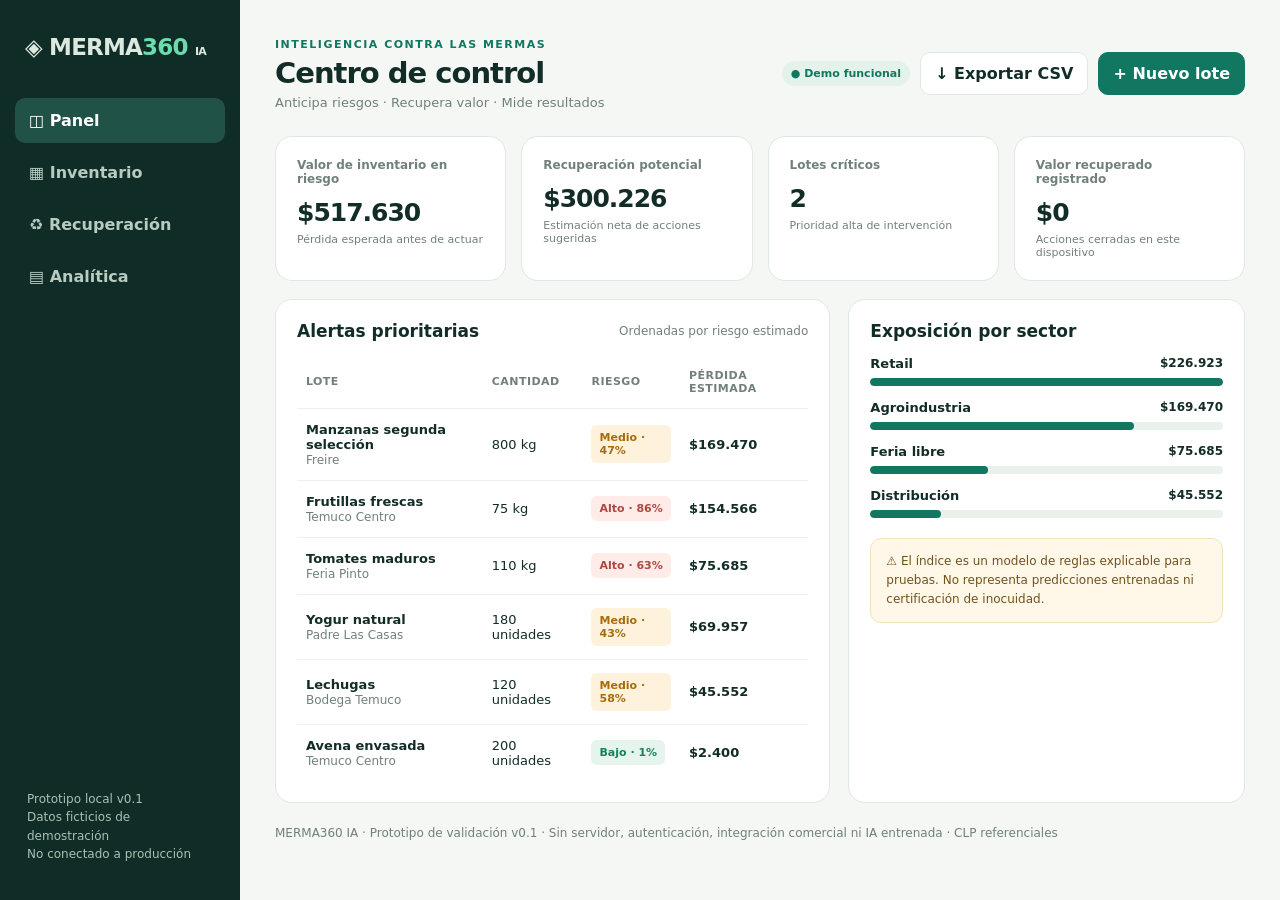
<file: legacy/index.html>
<!doctype html><html lang="es"><head><meta charset="utf-8"><meta name="viewport" content="width=device-width,initial-scale=1"><title>MERMA360 IA | Prototipo</title><style>
:root{--bg:#f4f7f4;--panel:#fff;--ink:#122c27;--muted:#71817a;--brand:#127761;--soft:#e3f2eb;--border:#e0e8e2;--warn:#c07914;--red:#b84b42}*{box-sizing:border-box}body{margin:0;background:var(--bg);color:var(--ink);font-family:Inter,system-ui,-apple-system,Segoe UI,sans-serif}button,input,select{font:inherit}button{cursor:pointer}.layout{display:grid;grid-template-columns:240px 1fr;min-height:100vh}.side{background:#102c27;color:#dbe9df;padding:24px 15px;display:flex;flex-direction:column;gap:28px}.logo{font-size:23px;font-weight:850;letter-spacing:-.8px;padding:10px}.logo span{color:#6cdbad}.nav{display:grid;gap:7px}.nav button{background:transparent;border:0;color:#b7cbc1;text-align:left;border-radius:10px;padding:13px 14px;font-weight:650}.nav button.active,.nav button:hover{background:#215247;color:white}.sidefoot{margin-top:auto;padding:12px;font-size:12px;color:#a9c1b5;line-height:1.55}.main{padding:27px 35px;max-width:1560px;width:100%;margin:auto}header{display:flex;justify-content:space-between;align-items:center;gap:16px;margin-bottom:26px}h1{font-size:29px;letter-spacing:-1px;margin:5px 0}p{line-height:1.45}.muted{color:var(--muted)}.eyebrow{color:var(--brand);font-size:11px;letter-spacing:1.5px;font-weight:800;text-transform:uppercase}.headerops{display:flex;gap:10px;align-items:center;flex-wrap:wrap}.button{border:1px solid var(--border);background:white;padding:11px 14px;border-radius:10px;font-weight:700;color:var(--ink)}.primary{background:var(--brand);border-color:var(--brand);color:white}.button:hover{filter:brightness(.96)}.badge{padding:6px 9px;border-radius:999px;background:var(--soft);color:var(--brand);font-size:11px;font-weight:800}.panel{background:white;border:1px solid var(--border);border-radius:17px;padding:21px}.cards{display:grid;grid-template-columns:repeat(4,minmax(0,1fr));gap:15px;margin-bottom:18px}.card .label{font-size:12px;color:var(--muted);font-weight:650}.card .value{font-size:25px;font-weight:850;letter-spacing:-1px;margin:12px 0 6px}.card .hint{font-size:11px;color:var(--muted)}.split{display:grid;grid-template-columns:1.4fr 1fr;gap:18px}.sectionhead{display:flex;align-items:center;justify-content:space-between;margin-bottom:15px;gap:10px}.sectionhead h2{font-size:17px;margin:0}table{border-collapse:collapse;width:100%;font-size:13px}td,th{padding:13px 9px;text-align:left;border-bottom:1px solid #edf0ed;vertical-align:middle}th{font-size:11px;text-transform:uppercase;letter-spacing:.45px;color:var(--muted)}tbody tr:last-child td{border:0}.pill{font-weight:800;font-size:11px;padding:6px 8px;border-radius:6px;display:inline-block}.high{background:#ffebe8;color:#ad483f}.medium{background:#fff2dc;color:#a66b0d}.low{background:#e5f4ec;color:#16805e}.empty{padding:32px;text-align:center;color:var(--muted)}.tiny{font-size:12px;color:var(--muted)}.stack{display:grid;gap:14px}.barrow{display:grid;grid-template-columns:1fr 85px;gap:12px;align-items:center}.track{height:8px;background:#eaf0ea;border-radius:12px;overflow:hidden;margin-top:7px}.fill{height:100%;background:var(--brand);border-radius:12px}.formgrid{display:grid;grid-template-columns:repeat(3,1fr);gap:12px}.field{display:grid;gap:6px}.field label{font-size:12px;font-weight:750;color:#4e6259}input,select{padding:12px;border:1px solid #d6e2d9;border-radius:9px;width:100%;background:white;color:var(--ink)}.filters{display:flex;gap:10px;margin-bottom:15px;flex-wrap:wrap}.filters input{width:min(320px,100%)}.filters select{width:auto}.actionbox{background:#f7faf7;padding:14px;border:1px solid var(--border);border-radius:12px}.actionbox h3{margin:3px 0 9px;font-size:16px}.kpi{font-size:22px;font-weight:850}.note{padding:13px 15px;border-radius:11px;background:#fff8e9;color:#72521a;font-size:12px;line-height:1.6;border:1px solid #f4e3ba}section[data-view]{display:none}section[data-view].on{display:block}.rescue{display:grid;grid-template-columns:1fr 1fr;gap:12px}.metric{display:flex;justify-content:space-between;padding:10px 0;border-bottom:1px solid var(--border);font-size:13px}.metric:last-child{border:0}.chip{border:1px solid #d2e2d7;padding:9px 11px;background:white;border-radius:8px;color:var(--brand);font-weight:750}.toast{position:fixed;bottom:22px;right:22px;background:#173b30;color:white;padding:13px 18px;border-radius:10px;box-shadow:0 12px 35px #112c2233;display:none;max-width:370px;z-index:5}.footer{margin:23px 0;font-size:12px;color:var(--muted)}@media(max-width:1000px){.cards{grid-template-columns:repeat(2,1fr)}.split{grid-template-columns:1fr}.main{padding:22px}.layout{grid-template-columns:180px 1fr}}@media(max-width:680px){.layout{display:block}.side{position:sticky;top:0;z-index:3;padding:8px 10px;display:flex;gap:5px;flex-direction:row;align-items:center}.logo{font-size:17px;padding:7px}.nav{display:flex;gap:1px;overflow-x:auto}.nav button{font-size:11px;padding:10px 8px;white-space:nowrap}.sidefoot{display:none}.main{padding:16px}header{align-items:flex-start;flex-direction:column}.cards{grid-template-columns:repeat(2,minmax(0,1fr));gap:10px}.card .value{font-size:20px}.panel{padding:14px}.formgrid,.rescue{grid-template-columns:1fr}table{display:block;overflow-x:auto;white-space:nowrap}}
</style></head><body><div class="layout"><aside class="side"><div class="logo">◈ MERMA<span>360</span> <small style="font-size:11px">IA</small></div><nav class="nav"><button class="active" data-nav="dashboard">◫ Panel</button><button data-nav="inventory">▦ Inventario</button><button data-nav="rescue">♻ Recuperación</button><button data-nav="analytics">▤ Analítica</button></nav><div class="sidefoot">Prototipo local v0.1<br>Datos ficticios de demostración<br>No conectado a producción</div></aside><main class="main"><header><div><div class="eyebrow">INTELIGENCIA CONTRA LAS MERMAS</div><h1 id="viewTitle">Centro de control</h1><div class="muted" style="font-size:13px">Anticipa riesgos · Recupera valor · Mide resultados</div></div><div class="headerops"><span class="badge">● Demo funcional</span><button class="button" id="exportBtn">↓ Exportar CSV</button><button class="button primary" id="addJump">+ Nuevo lote</button></div></header>
<section data-view="dashboard" class="on"><div class="cards"><article class="panel card"><div class="label">Valor de inventario en riesgo</div><div class="value" id="riskValue">—</div><div class="hint">Pérdida esperada antes de actuar</div></article><article class="panel card"><div class="label">Recuperación potencial</div><div class="value" id="recoverValue">—</div><div class="hint">Estimación neta de acciones sugeridas</div></article><article class="panel card"><div class="label">Lotes críticos</div><div class="value" id="criticalValue">—</div><div class="hint">Prioridad alta de intervención</div></article><article class="panel card"><div class="label">Valor recuperado registrado</div><div class="value" id="savedValue">—</div><div class="hint">Acciones cerradas en este dispositivo</div></article></div><div class="split"><div class="panel"><div class="sectionhead"><h2>Alertas prioritarias</h2><span class="tiny">Ordenadas por riesgo estimado</span></div><div id="alertTable"></div></div><div class="panel"><div class="sectionhead"><h2>Exposición por sector</h2></div><div class="stack" id="sectorBars"></div><div class="note" style="margin-top:20px">⚠ El índice es un modelo de reglas explicable para pruebas. No representa predicciones entrenadas ni certificación de inocuidad.</div></div></div></section>
<section data-view="inventory"><div class="panel" style="margin-bottom:17px"><div class="sectionhead"><h2>Registrar lote</h2><span class="tiny">Datos se guardan localmente en tu navegador</span></div><form id="lotForm" class="formgrid"><div class="field"><label>Producto</label><input name="name" required maxlength="80" placeholder="Ej.: Tomate primera" /></div><div class="field"><label>Sector</label><select name="sector"><option>Feria libre</option><option>Retail</option><option>Agroindustria</option><option>Distribución</option></select></div><div class="field"><label>Ubicación / sucursal</label><input name="location" required placeholder="Ej.: Temuco centro" maxlength="80" /></div><div class="field"><label>Cantidad disponible</label><input name="qty" type="number" min="0.01" step="0.01" required placeholder="100" /></div><div class="field"><label>Unidad</label><select name="unit"><option>kg</option><option>unidades</option><option>cajas</option></select></div><div class="field"><label>Costo unitario (CLP)</label><input name="cost" type="number" min="0" step="1" required placeholder="1200" /></div><div class="field"><label>Días para vencer / revisión</label><input name="days" type="number" min="0" max="365" step="1" required placeholder="2" /></div><div class="field"><label>Rotación diaria estimada (misma unidad)</label><input name="daily" type="number" min="0" step="0.01" required placeholder="12" /></div><div class="field" style="align-content:end"><button class="button primary" type="submit">Guardar lote y calcular riesgo</button></div></form></div><div class="panel"><div class="sectionhead"><h2>Lotes registrados</h2><span class="tiny" id="lotCount"></span></div><div class="filters"><input id="search" placeholder="Buscar producto o sucursal..."/><select id="sectorFilter"><option value="">Todos los sectores</option><option>Feria libre</option><option>Retail</option><option>Agroindustria</option><option>Distribución</option></select></div><div id="inventoryTable"></div></div></section>
<section data-view="rescue"><div class="split"><div class="panel"><div class="sectionhead"><h2>Optimizador de recuperación</h2></div><div class="field" style="margin-bottom:14px"><label>Elegir lote activo</label><select id="selectedLot"></select></div><div id="lotExplain"></div><div class="note" style="margin-top:16px">La recuperación requiere confirmar inocuidad, estado del producto, transporte y condiciones de venta. No se autoriza redistribuir alimentos no aptos.</div></div><div class="panel"><div class="sectionhead"><h2>Acciones sugeridas</h2><span class="tiny">Escenarios ilustrativos</span></div><div class="stack" id="rescueOptions"></div></div></div><div class="panel" style="margin-top:18px"><div class="sectionhead"><h2>Historial de acciones ejecutadas</h2></div><div id="actionHistory"></div></div></section>
<section data-view="analytics"><div class="cards"><article class="panel card"><div class="label">Inventario registrado</div><div class="value" id="inventoryValue">—</div></article><article class="panel card"><div class="label">Pérdida esperada</div><div class="value" id="lossValue">—</div></article><article class="panel card"><div class="label">Lotes activos</div><div class="value" id="activeValue">—</div></article><article class="panel card"><div class="label">Acciones registradas</div><div class="value" id="actionsValue">—</div></article></div><div class="split"><div class="panel"><div class="sectionhead"><h2>Riesgo por categoría</h2></div><div class="stack" id="analyticsBars"></div></div><div class="panel"><div class="sectionhead"><h2>Metodología de estimación</h2></div><p class="tiny">El riesgo depende de días disponibles, cantidad y rotación estimada. La fracción que no se vendería dentro del horizonte se combina con un factor de urgencia. La pérdida esperada es la cantidad en riesgo multiplicada por el costo unitario.</p><p class="tiny">La recuperación neta sugerida se calcula con escenarios de precios y costos simplificados. No presupone ventas reales ni reemplaza un estudio de demanda, seguridad o impacto.</p><button class="button" id="resetBtn">Restablecer datos de ejemplo</button></div></div></section>
<div class="footer">MERMA360 IA · Prototipo de validación v0.1 · Sin servidor, autenticación, integración comercial ni IA entrenada · CLP referenciales</div></main></div><div class="toast" id="toast"></div>
<script>
'use strict';const KEY='merma360-demo-v1';const seed=[{id:'L-001',name:'Frutillas frescas',sector:'Retail',location:'Temuco Centro',qty:75,unit:'kg',cost:2400,days:1,daily:12,closed:false},{id:'L-002',name:'Tomates maduros',sector:'Feria libre',location:'Feria Pinto',qty:110,unit:'kg',cost:1100,days:2,daily:22,closed:false},{id:'L-003',name:'Yogur natural',sector:'Retail',location:'Padre Las Casas',qty:180,unit:'unidades',cost:900,days:3,daily:38,closed:false},{id:'L-004',name:'Manzanas segunda selección',sector:'Agroindustria',location:'Freire',qty:800,unit:'kg',cost:450,days:6,daily:70,closed:false},{id:'L-005',name:'Lechugas',sector:'Distribución',location:'Bodega Temuco',qty:120,unit:'unidades',cost:650,days:2,daily:27,closed:false},{id:'L-006',name:'Avena envasada',sector:'Retail',location:'Temuco Centro',qty:200,unit:'unidades',cost:1200,days:90,daily:4,closed:false}];
let state;try{state=JSON.parse(localStorage.getItem(KEY))}catch(e){}if(!state||!Array.isArray(state.lots)||!Array.isArray(state.actions))state={lots:seed.map(x=>({...x})),actions:[]};const money=n=>new Intl.NumberFormat('es-CL',{style:'currency',currency:'CLP',maximumFractionDigits:0}).format(Math.round(n||0));const number=n=>new Intl.NumberFormat('es-CL',{maximumFractionDigits:1}).format(n);const escapeHtml=s=>String(s??'').replace(/[&<>"']/g,ch=>({'&':'&amp;','<':'&lt;','>':'&gt;','"':'&quot;','\'':'&#39;'}[ch]));function save(){localStorage.setItem(KEY,JSON.stringify(state))}function active(){return state.lots.filter(x=>!x.closed)}function estimate(l){let stock=Number(l.qty),days=Number(l.days),velocity=Number(l.daily),unsold=Math.max(0,stock-velocity*Math.max(0,days));let urgency=days<=1?0.95:days<=3?0.75:days<=7?0.45:days<=14?0.15:0.03;let risk=Math.min(.99,Math.max(.01,(unsold/Math.max(1,stock))*.83+urgency*.17));let riskyQty=stock*risk;return{risk,loss:riskyQty*l.cost,stockValue:stock*l.cost,unsold,riskyQty,recovery:Math.max(0,riskyQty*l.cost*.58)}}function level(v){return v>=.6?'high':v>=.3?'medium':'low'}function label(v){return v==='high'?'Alto':v==='medium'?'Medio':'Bajo'}function toast(msg){const el=document.getElementById('toast');el.textContent=msg;el.style.display='block';clearTimeout(toast.t);toast.t=setTimeout(()=>el.style.display='none',3500)}function table(columns,rows){return rows.length?'<table><thead><tr>'+columns.map(x=>'<th>'+x+'</th>').join('')+'</tr></thead><tbody>'+rows.join('')+'</tbody></table>':'<div class="empty">No hay registros para mostrar.</div>'}function pill(r){const v=level(r);return `<span class="pill ${v}">${label(v)} · ${Math.round(r*100)}%</span>`}function bars(id,items){const max=Math.max(1,...items.map(x=>x.value));document.getElementById(id).innerHTML=items.length?items.map(x=>`<div><div class="barrow"><span style="font-size:13px;font-weight:700">${escapeHtml(x.name)}</span><strong style="font-size:12px;text-align:right">${money(x.value)}</strong></div><div class="track"><div class="fill" style="width:${Math.max(2,x.value/max*100)}%"></div></div></div>`).join(''):'<p class="tiny">Sin datos</p>'}function grouped(){const m={};active().forEach(l=>m[l.sector]=(m[l.sector]||0)+estimate(l).loss);return Object.entries(m).map(([name,value])=>({name,value})).sort((a,b)=>b.value-a.value)}function render(){const lots=active();const totals=lots.reduce((a,l)=>{let e=estimate(l);a.inventory+=e.stockValue;a.loss+=e.loss;a.recovery+=e.recovery;a.critical+=e.risk>=.6?1:0;return a},{inventory:0,loss:0,recovery:0,critical:0});const saved=state.actions.reduce((a,x)=>a+x.net,0);const vals={riskValue:money(totals.loss),recoverValue:money(totals.recovery),criticalValue:totals.critical,savedValue:money(saved),inventoryValue:money(totals.inventory),lossValue:money(totals.loss),activeValue:lots.length,actionsValue:state.actions.length,lotCount:`${lots.length} activos · ${state.lots.length-lots.length} cerrados`};for(const [id,val]of Object.entries(vals))document.getElementById(id).textContent=val;let ordered=[...lots].sort((a,b)=>estimate(b).loss-estimate(a).loss);document.getElementById('alertTable').innerHTML=table(['Lote','Cantidad','Riesgo','Pérdida estimada'],ordered.slice(0,6).map(l=>{let e=estimate(l);return `<tr><td><strong>${escapeHtml(l.name)}</strong><br><span class="tiny">${escapeHtml(l.location)}</span></td><td>${number(l.qty)} ${escapeHtml(l.unit)}</td><td>${pill(e.risk)}</td><td><strong>${money(e.loss)}</strong></td></tr>`}));bars('sectorBars',grouped());bars('analyticsBars',grouped());renderInventory();renderRescue();renderHistory()}
function renderInventory(){let search=document.getElementById('search').value.toLowerCase(),sector=document.getElementById('sectorFilter').value;let lots=state.lots.filter(l=>(!sector||l.sector===sector)&&`${l.name} ${l.location}`.toLowerCase().includes(search));document.getElementById('inventoryTable').innerHTML=table(['Producto','Sector / lugar','Cantidad','Días','Riesgo','Estado','Acción'],lots.map(l=>{let e=estimate(l);return `<tr><td><strong>${escapeHtml(l.name)}</strong><br><span class="tiny">${escapeHtml(l.id)}</span></td><td>${escapeHtml(l.sector)}<br><span class="tiny">${escapeHtml(l.location)}</span></td><td>${number(l.qty)} ${escapeHtml(l.unit)}</td><td>${l.days}</td><td>${pill(e.risk)}</td><td>${l.closed?'Cerrado':'Activo'}</td><td>${l.closed?'—':`<button class="chip" data-choose="${escapeHtml(l.id)}">Gestionar</button>`}</td></tr>`}))}function options(l){let e=estimate(l);let risky=e.riskyQty;return[{id:'discount',title:'Venta con descuento',desc:'Salida rápida a precio promocional',gross:risky*l.cost*1.14,expense:risky*l.cost*.08},{id:'transfer',title:'Redistribución',desc:'Traslado a punto de mayor rotación',gross:risky*l.cost*1.28,expense:risky*l.cost*.23},{id:'process',title:'Procesamiento autorizado',desc:'Transformar producto solo con autorización y controles',gross:risky*l.cost*.95,expense:risky*l.cost*.34},{id:'donate',title:'Donación apta para consumo',desc:'Sin ingresos previstos; requiere receptor autorizado',gross:0,expense:risky*l.cost*.06}].map(o=>({...o,net:o.gross-o.expense}))}function renderRescue(){const select=document.getElementById('selectedLot'),id=select.value;let lots=active();select.innerHTML=lots.map(l=>`<option value="${escapeHtml(l.id)}">${escapeHtml(l.name)} (${escapeHtml(l.location)})</option>`).join('');if(lots.some(l=>l.id===id))select.value=id;const l=lots.find(x=>x.id===select.value);if(!l){document.getElementById('lotExplain').innerHTML='<div class="empty">No hay lotes activos.</div>';document.getElementById('rescueOptions').innerHTML='';return}const e=estimate(l);document.getElementById('lotExplain').innerHTML=`<h3>${escapeHtml(l.name)}</h3><p class="tiny">${escapeHtml(l.sector)} · ${escapeHtml(l.location)}</p><div class="metric"><span>Inventario a costo</span><strong>${money(e.stockValue)}</strong></div><div class="metric"><span>Riesgo estimado</span><strong>${Math.round(e.risk*100)}%</strong></div><div class="metric"><span>Valor expuesto</span><strong>${money(e.loss)}</strong></div><div class="metric"><span>Cantidad potencial en riesgo</span><strong>${number(e.riskyQty)} ${escapeHtml(l.unit)}</strong></div><p class="tiny">Fundamento: ${l.days} día(s) para vencimiento/revisión; ${number(l.daily)} ${escapeHtml(l.unit)}/día de rotación estimada.</p>`;document.getElementById('rescueOptions').innerHTML=options(l).sort((a,b)=>b.net-a.net).map(o=>`<div class="actionbox"><div style="display:flex;justify-content:space-between;align-items:center;gap:10px"><h3>${escapeHtml(o.title)}</h3><strong style="color:var(--brand)">${money(o.net)} netos</strong></div><div class="tiny">${escapeHtml(o.desc)}</div><div class="tiny" style="margin:8px 0">Ingreso ${money(o.gross)} · Costo acción ${money(o.expense)}</div><button class="button ${o.id==='discount'?'primary':''}" data-action="${o.id}">Registrar acción realizada</button></div>`).join('')}
function renderHistory(){document.getElementById('actionHistory').innerHTML=table(['Fecha','Producto','Estrategia','Recuperación neta declarada'],state.actions.slice().reverse().map(a=>`<tr><td>${escapeHtml(a.date)}</td><td>${escapeHtml(a.product)}</td><td>${escapeHtml(a.title)}</td><td>${money(a.net)}</td></tr>`))}function goto(view){document.querySelectorAll('section[data-view]').forEach(e=>e.classList.toggle('on',e.dataset.view===view));document.querySelectorAll('[data-nav]').forEach(e=>e.classList.toggle('active',e.dataset.nav===view));document.getElementById('viewTitle').textContent={dashboard:'Centro de control',inventory:'Gestión de inventario',rescue:'Recuperación de valor',analytics:'Analítica de mermas'}[view];scrollTo({top:0,behavior:'smooth'})}document.querySelectorAll('[data-nav]').forEach(b=>b.addEventListener('click',()=>goto(b.dataset.nav)));document.getElementById('addJump').addEventListener('click',()=>{goto('inventory');document.querySelector('[name="name"]').focus()});document.getElementById('lotForm').addEventListener('submit',ev=>{ev.preventDefault();const f=new FormData(ev.currentTarget);const l={id:'L-'+Date.now().toString(36),name:String(f.get('name')).trim(),sector:String(f.get('sector')),location:String(f.get('location')).trim(),qty:Number(f.get('qty')),unit:String(f.get('unit')),cost:Number(f.get('cost')),days:Number(f.get('days')),daily:Number(f.get('daily')),closed:false};if(!l.name||!l.location||l.qty<=0||l.cost<0||l.days<0||l.daily<0||!Number.isFinite(l.qty+l.cost+l.days+l.daily)){toast('Revisa los datos del lote');return}state.lots.push(l);save();ev.currentTarget.reset();render();toast('Lote registrado y riesgo calculado')});document.getElementById('search').addEventListener('input',renderInventory);document.getElementById('sectorFilter').addEventListener('change',renderInventory);document.getElementById('inventoryTable').addEventListener('click',ev=>{let b=ev.target.closest('[data-choose]');if(!b)return;goto('rescue');document.getElementById('selectedLot').value=b.dataset.choose;renderRescue()});document.getElementById('selectedLot').addEventListener('change',renderRescue);document.getElementById('rescueOptions').addEventListener('click',ev=>{const b=ev.target.closest('[data-action]');if(!b)return;let l=active().find(x=>x.id===document.getElementById('selectedLot').value);if(!l)return;let action=options(l).find(x=>x.id===b.dataset.action);let netString=prompt('Registra el importe neto REALMENTE recuperado en CLP (no uses la estimación sin comprobarlo):','0');if(netString===null)return;let net=Number(netString);if(!Number.isFinite(net)||net<0){toast('El importe debe ser un número mayor o igual a cero');return}if(!confirm(`¿Confirmas cerrar el lote ${l.name} y registrar ${money(net)} como recuperación real? Esta acción no se puede revertir desde la interfaz.`))return;state.actions.push({id:Date.now(),date:new Date().toLocaleDateString('es-CL'),product:l.name,title:action.title,net});l.closed=true;save();render();toast('Acción real registrada; lote cerrado')});document.getElementById('resetBtn').addEventListener('click',()=>{if(!confirm('Esto borrará tus lotes y acciones locales y cargará los datos ficticios originales. ¿Continuar?'))return;state={lots:seed.map(x=>({...x})),actions:[]};save();render();toast('Demo restablecida')});document.getElementById('exportBtn').addEventListener('click',()=>{const cols=['id','name','sector','location','qty','unit','cost','days','daily','closed'];const quote=v=>'"'+String(v??'').replaceAll('"','""')+'"';let csv='\ufeff'+[cols.join(';'),...state.lots.map(l=>cols.map(k=>quote(l[k])).join(';'))].join('\r\n');let url=URL.createObjectURL(new Blob([csv],{type:'text/csv;charset=utf-8'}));let a=document.createElement('a');a.href=url;a.download='merma360_inventario.csv';a.click();setTimeout(()=>URL.revokeObjectURL(url),1000);toast('Inventario exportado en CSV')});render();
</script></body></html>
</file>
